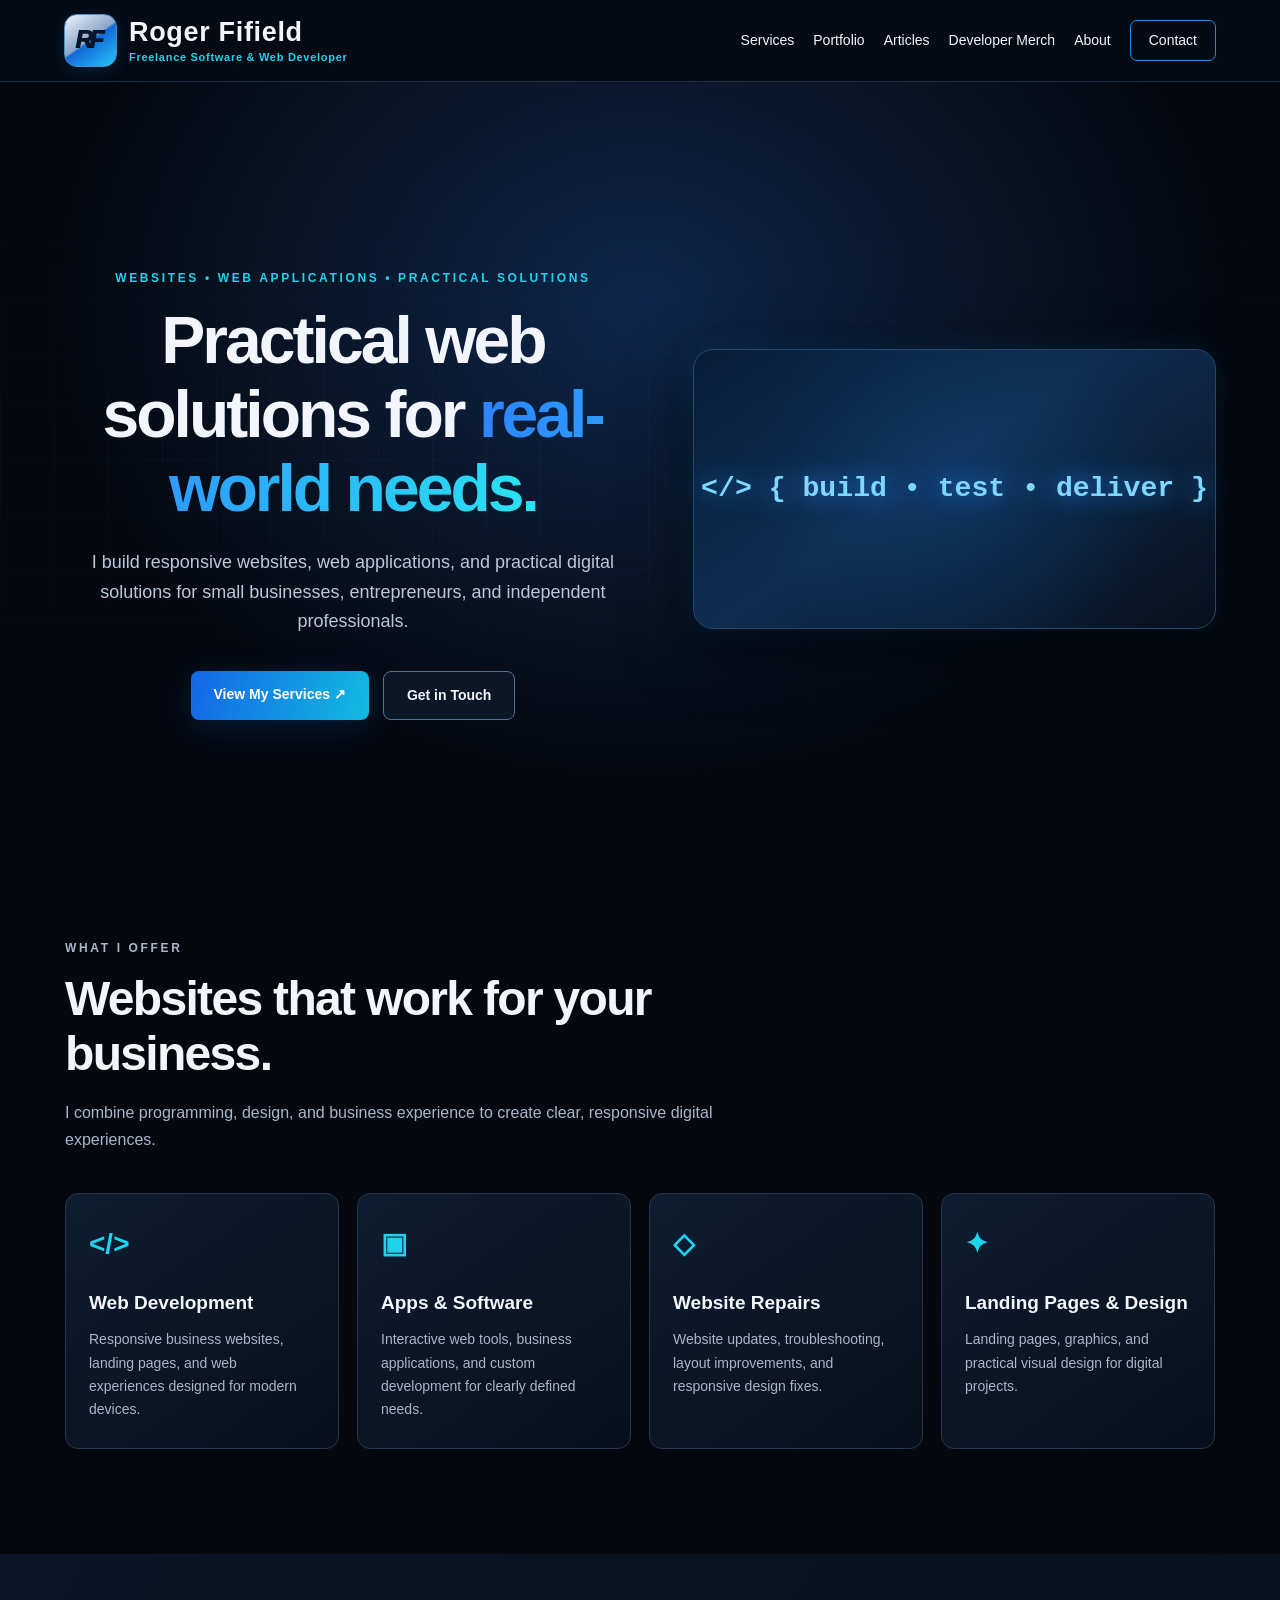
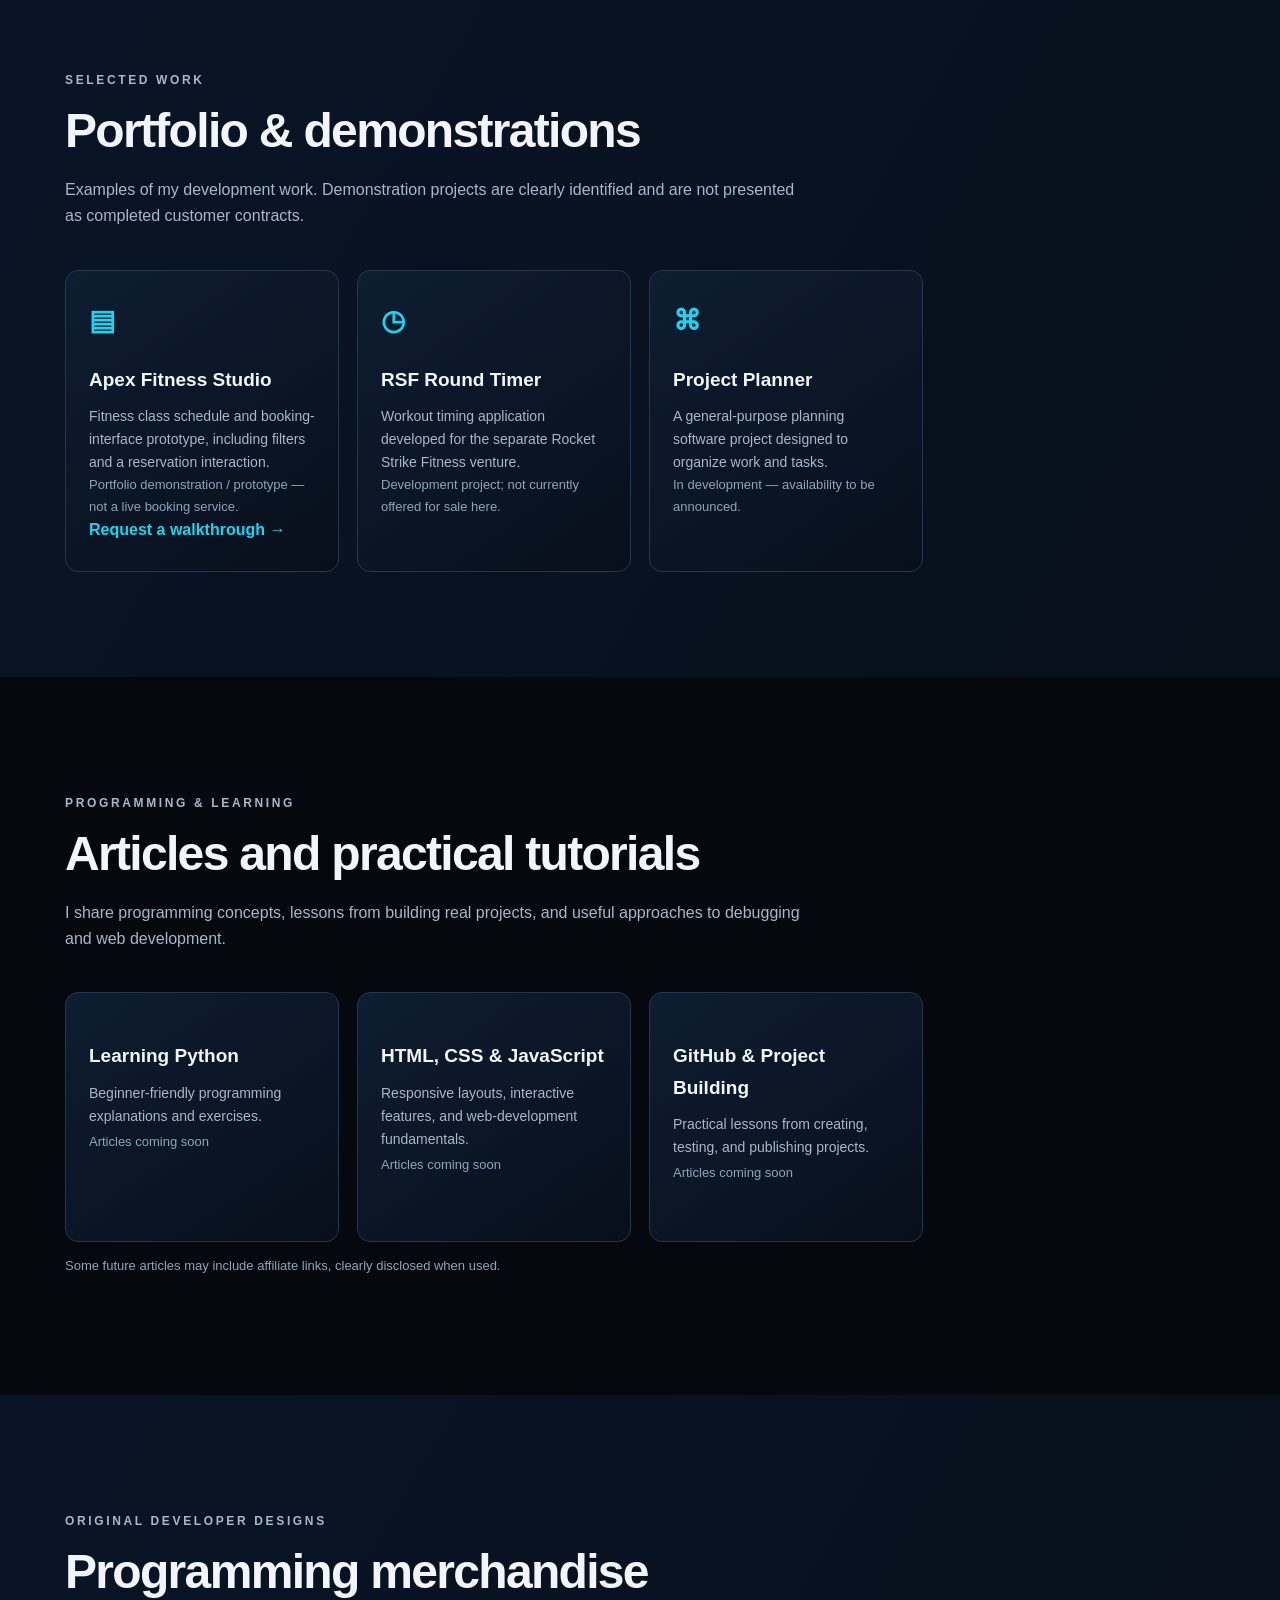
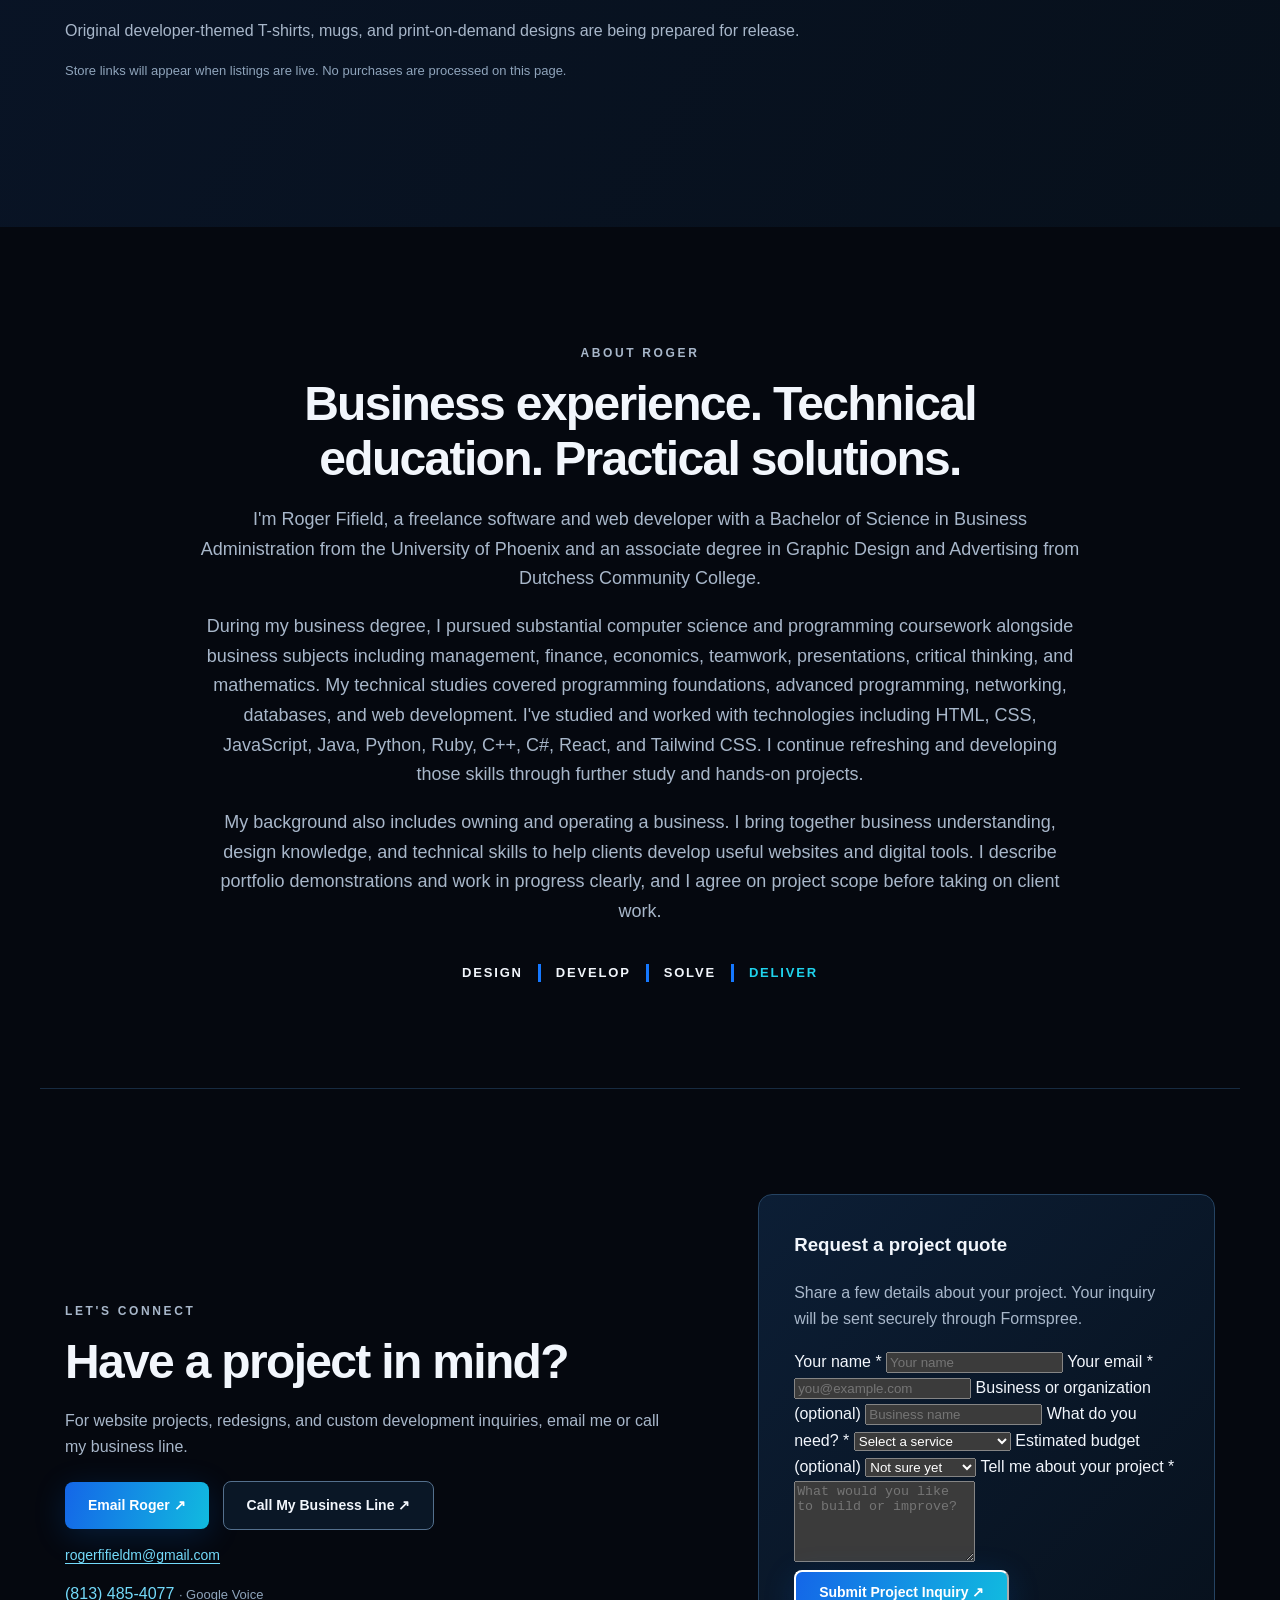
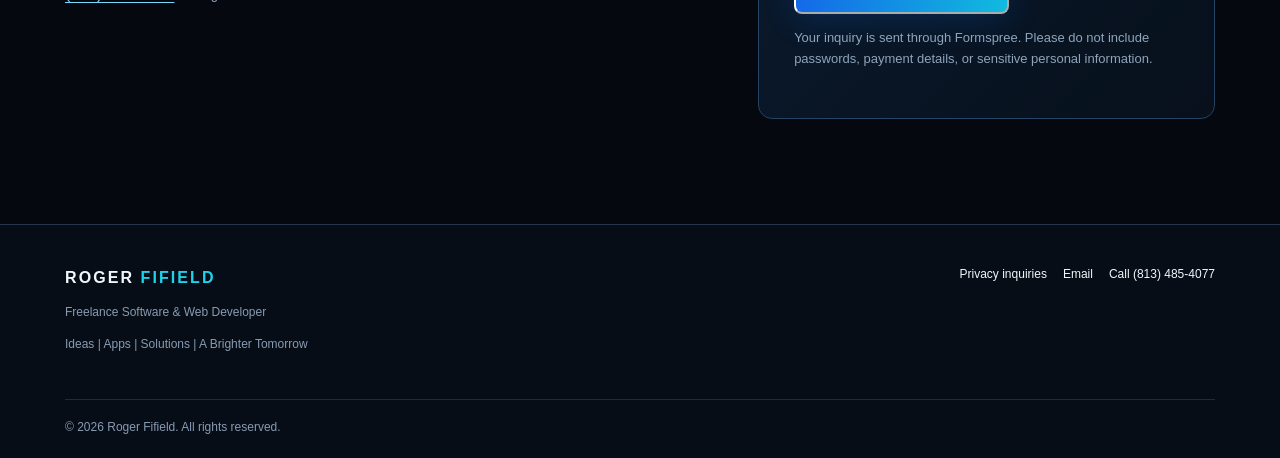
<file: index.html>
<!doctype html>
<html lang="en">
<head>
<meta charset="utf-8">
<meta name="viewport" content="width=device-width, initial-scale=1">
<meta name="theme-color" content="#05080f">
<meta name="description" content="Roger Fifield provides freelance website development, web applications, and digital design services.">
<title>Roger Fifield | Freelance Web Developer</title>
<link rel="stylesheet" href="styles.css">
</head>
<body>
<a class="skip" href="#main">Skip to content</a>

<header class="site-header">
<a class="brand freelance-brand" href="#home" aria-label="Roger Fifield home"><span class="brand-monogram" aria-hidden="true">RF</span><span class="brand-words"><span class="freelance-brand-name">Roger Fifield</span><span class="freelance-brand-role">Freelance Software &amp; Web Developer</span></span></a>

<button class="menu-toggle" aria-label="Toggle navigation" aria-expanded="false">☰</button>

<nav id="nav" aria-label="Main navigation">
<a href="#services">Services</a>
<a href="#portfolio">Portfolio</a>
<a href="#articles">Articles</a>
<a href="#merch">Developer Merch</a>
<a href="#about">About</a>
<a class="nav-contact" href="#contact">Contact</a>
</nav>
</header>

<main id="main">

<section id="home" class="hero">
<div class="glow"></div>
<div class="hero-inner">
<div class="hero-copy">
<p class="eyebrow">WEBSITES • WEB APPLICATIONS • PRACTICAL SOLUTIONS</p>
<h1>Practical web solutions for <span>real-world needs.</span></h1>
<p class="lead">I build responsive websites, web applications, and practical digital solutions for small businesses, entrepreneurs, and independent professionals.</p>
<div class="actions">
<a class="button primary" href="#services">View My Services <span aria-hidden="true">↗</span></a>
<a class="button secondary" href="#contact">Get in Touch</a>
</div>
</div>
<div class="hero-media" role="img" aria-label="Programming code on a computer screen"></div>
</div>
</section>

<section id="services" class="section">
<div class="section-heading">
<p class="eyebrow">WHAT I OFFER</p>
<h2>Websites that work for your business.</h2>
<p>I combine programming, design, and business experience to create clear, responsive digital experiences.</p>
</div>

<div class="cards">
<article class="card">
<span class="card-icon">&lt;/&gt;</span>
<h3>Web Development</h3>
<p>Responsive business websites, landing pages, and web experiences designed for modern devices.</p>
</article>

<article class="card">
<span class="card-icon">▣</span>
<h3>Apps & Software</h3>
<p>Interactive web tools, business applications, and custom development for clearly defined needs.</p>
</article>

<article class="card">
<span class="card-icon">◇</span>
<h3>Website Repairs</h3>
<p>Website updates, troubleshooting, layout improvements, and responsive design fixes.</p>
</article>

<article class="card">
<span class="card-icon">✦</span>
<h3>Landing Pages &amp; Design</h3>
<p>Landing pages, graphics, and practical visual design for digital projects.</p>
</article>
</div>
</section>

<section id="portfolio" class="section products">
<div class="section-heading"><p class="eyebrow">SELECTED WORK</p><h2>Portfolio &amp; demonstrations</h2><p>Examples of my development work. Demonstration projects are clearly identified and are not presented as completed customer contracts.</p></div>
<div class="cards">
<article class="card"><span class="card-icon">▤</span><h3>Apex Fitness Studio</h3><p>Fitness class schedule and booking-interface prototype, including filters and a reservation interaction.</p><p class="muted">Portfolio demonstration / prototype — not a live booking service.</p><a class="text-link" href="mailto:rogerfifieldm@gmail.com?subject=Apex%20Demo%20Request">Request a walkthrough →</a></article>
<article class="card"><span class="card-icon">◷</span><h3>RSF Round Timer</h3><p>Workout timing application developed for the separate Rocket Strike Fitness venture.</p><p class="muted">Development project; not currently offered for sale here.</p></article>
<article class="card"><span class="card-icon">⌘</span><h3>Project Planner</h3><p>A general-purpose planning software project designed to organize work and tasks.</p><p class="muted">In development — availability to be announced.</p></article>
</div></section>
<section id="articles" class="section"><div class="section-heading"><p class="eyebrow">PROGRAMMING &amp; LEARNING</p><h2>Articles and practical tutorials</h2><p>I share programming concepts, lessons from building real projects, and useful approaches to debugging and web development.</p></div>
<div class="cards"><article class="card"><h3>Learning Python</h3><p>Beginner-friendly programming explanations and exercises.</p><span class="muted">Articles coming soon</span></article><article class="card"><h3>HTML, CSS &amp; JavaScript</h3><p>Responsive layouts, interactive features, and web-development fundamentals.</p><span class="muted">Articles coming soon</span></article><article class="card"><h3>GitHub &amp; Project Building</h3><p>Practical lessons from creating, testing, and publishing projects.</p><span class="muted">Articles coming soon</span></article></div>
<p class="muted">Some future articles may include affiliate links, clearly disclosed when used.</p></section>
<section id="merch" class="section products"><div class="section-heading"><p class="eyebrow">ORIGINAL DEVELOPER DESIGNS</p><h2>Programming merchandise</h2><p>Original developer-themed T-shirts, mugs, and print-on-demand designs are being prepared for release.</p><p class="muted">Store links will appear when listings are live. No purchases are processed on this page.</p></div></section>
<section id="about" class="section about"><p class="eyebrow">ABOUT ROGER</p><h2>Business experience. Technical education. Practical solutions.</h2>
<p>I'm Roger Fifield, a freelance software and web developer with a Bachelor of Science in Business Administration from the University of Phoenix and an associate degree in Graphic Design and Advertising from Dutchess Community College.</p>
<p>During my business degree, I pursued substantial computer science and programming coursework alongside business subjects including management, finance, economics, teamwork, presentations, critical thinking, and mathematics. My technical studies covered programming foundations, advanced programming, networking, databases, and web development. I've studied and worked with technologies including HTML, CSS, JavaScript, Java, Python, Ruby, C++, C#, React, and Tailwind CSS. I continue refreshing and developing those skills through further study and hands-on projects.</p>
<p>My background also includes owning and operating a business. I bring together business understanding, design knowledge, and technical skills to help clients develop useful websites and digital tools. I describe portfolio demonstrations and work in progress clearly, and I agree on project scope before taking on client work.</p>
<div class="statement">DESIGN <i></i> DEVELOP <i></i> SOLVE <i></i> <strong>DELIVER</strong></div></section>
<section id="contact" class="section contact">
<div>
<p class="eyebrow">LET'S CONNECT</p>
<h2>Have a project in mind?</h2>
<p>For website projects, redesigns, and custom development inquiries, email me or call my business line.</p>
<div class="contact-actions">
<a class="button primary" href="mailto:rogerfifieldm@gmail.com?subject=Freelance%20Website%20Inquiry">Email Roger ↗</a>
<a class="button secondary" href="tel:+18134854077">Call My Business Line ↗</a>
</div>
<p class="email"><a href="mailto:rogerfifieldm@gmail.com">rogerfifieldm@gmail.com</a></p>
<p class="business-phone"><a href="tel:+18134854077">(813) 485-4077</a> <span class="muted">· Google Voice</span></p>
</div>

<div class="contact-panel">
<h3>Request a project quote</h3>
<p>Share a few details about your project. Your inquiry will be sent securely through Formspree.</p>
<form id="inquiry-form" class="inquiry-form" action="https://formspree.io/f/mwlbvray" method="POST">
<input type="hidden" name="_subject" value="New freelance project inquiry — Roger Fifield">
<label for="client-name">Your name <span aria-hidden="true">*</span></label>
<input id="client-name" name="name" autocomplete="name" required maxlength="100" placeholder="Your name">
<label for="client-email">Your email <span aria-hidden="true">*</span></label>
<input id="client-email" name="email" type="email" autocomplete="email" required maxlength="160" placeholder="you@example.com">
<label for="client-business">Business or organization (optional)</label>
<input id="client-business" name="business" maxlength="120" placeholder="Business name">
<label for="project-type">What do you need? <span aria-hidden="true">*</span></label>
<select id="project-type" name="type" required><option value="">Select a service</option><option>New website</option><option>Website redesign</option><option>Website fixes / support</option><option>Web application</option><option>Other / not sure</option></select>
<label for="project-budget">Estimated budget (optional)</label>
<select id="project-budget" name="budget"><option value="">Not sure yet</option><option>Under $500</option><option>$500–$1,000</option><option>$1,000–$2,500</option><option>$2,500+</option></select>
<label for="project-message">Tell me about your project <span aria-hidden="true">*</span></label>
<textarea id="project-message" name="message" required maxlength="3000" rows="5" placeholder="What would you like to build or improve?"></textarea>
<button class="button primary" type="submit">Submit Project Inquiry ↗</button>
<p class="muted form-note">Your inquiry is sent through Formspree. Please do not include passwords, payment details, or sensitive personal information.</p>
</form>
</div>
</section>

</main>

<footer>
<div class="footer-top">
<div>
<strong>ROGER <span>FIFIELD</span></strong>
<p>Freelance Software &amp; Web Developer</p>
<p>Ideas | Apps | Solutions | A Brighter Tomorrow</p>
</div>

<div class="footer-links">
<a href="mailto:rogerfifieldm@gmail.com?subject=Privacy%20Inquiry">Privacy inquiries</a>
<a href="mailto:rogerfifieldm@gmail.com">Email</a>
<a href="tel:+18134854077">Call (813) 485-4077</a>
</div>
</div>

<div class="copyright">© <span id="year">2026</span> Roger Fifield. All rights reserved. </div>
</footer>

<script>
const menu=document.querySelector('.menu-toggle');const nav=document.querySelector('#nav');
menu.addEventListener('click',()=>{const open=menu.getAttribute('aria-expanded')==='true';menu.setAttribute('aria-expanded',String(!open));nav.classList.toggle('open',!open)});
nav.querySelectorAll('a').forEach(a=>a.addEventListener('click',()=>{nav.classList.remove('open');menu.setAttribute('aria-expanded','false')}));
document.querySelector('#year').textContent=new Date().getFullYear();
</script>
</body>
</html>
</file>
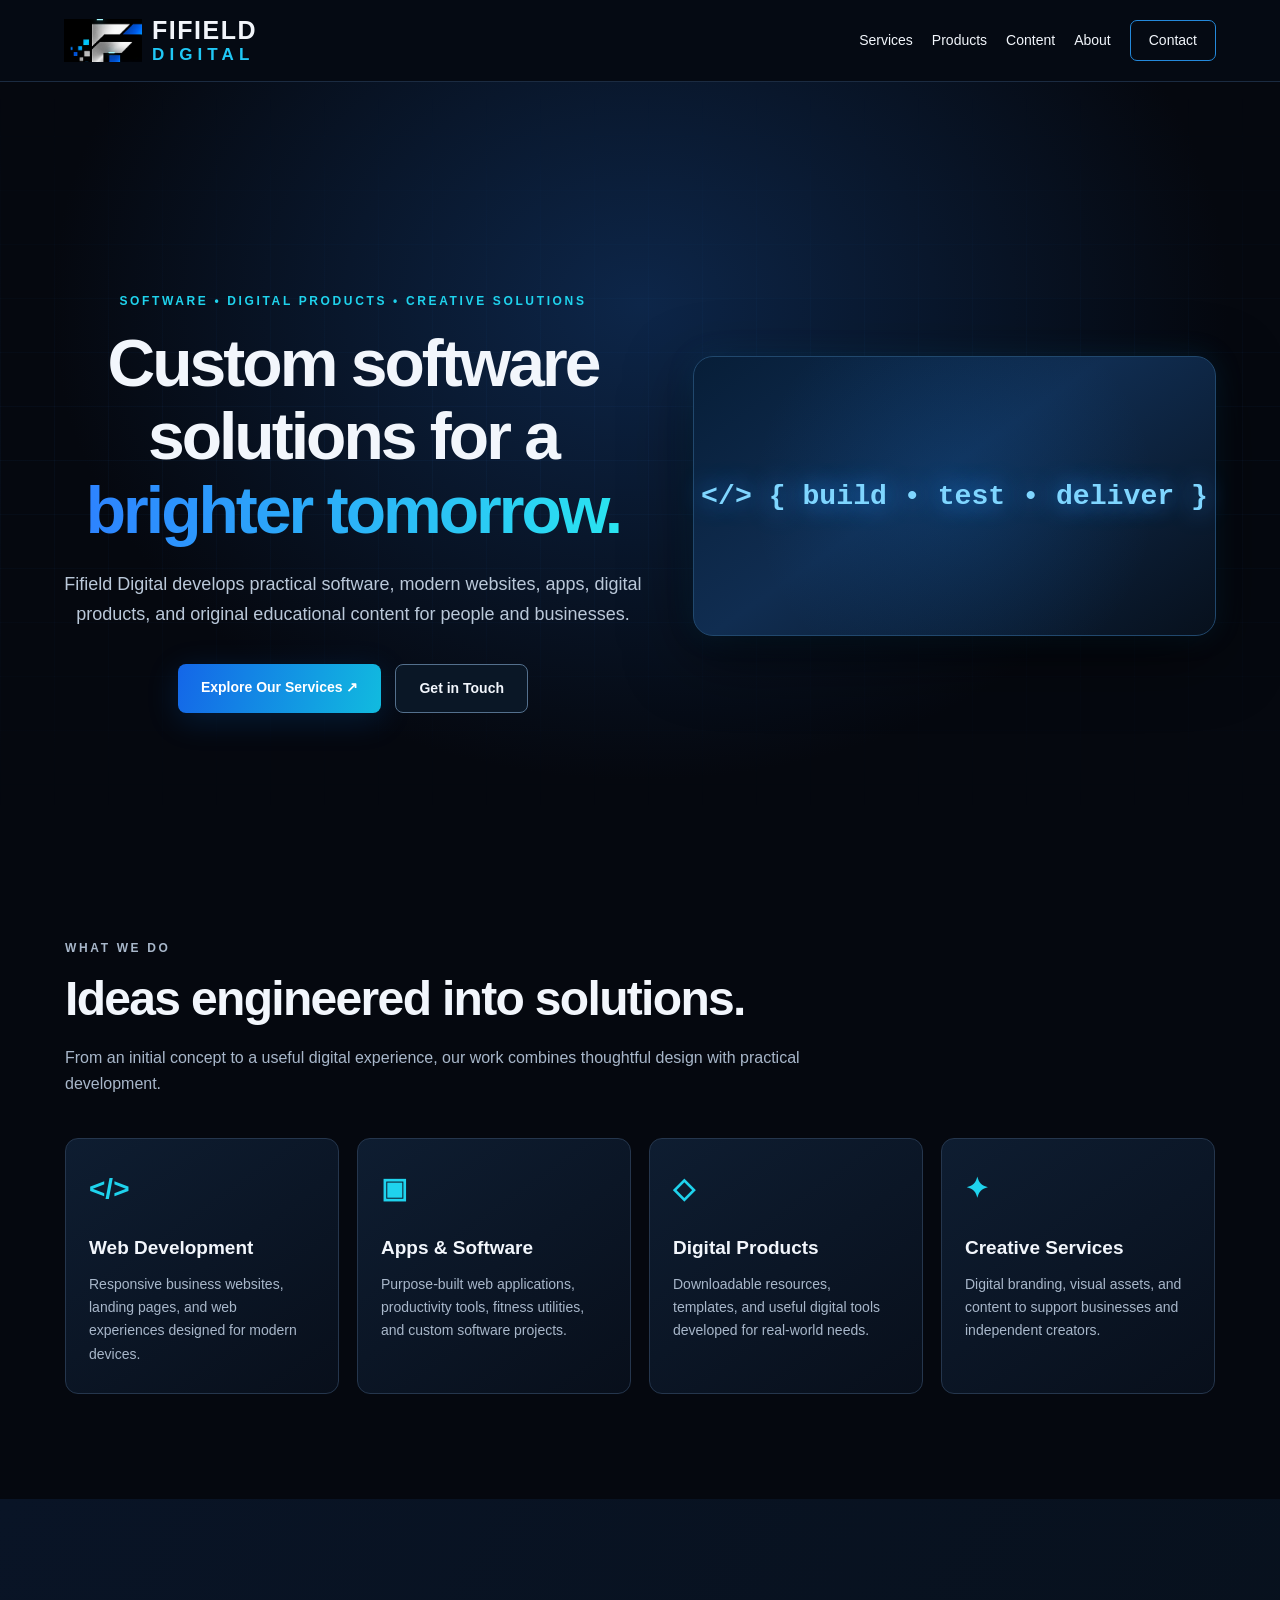
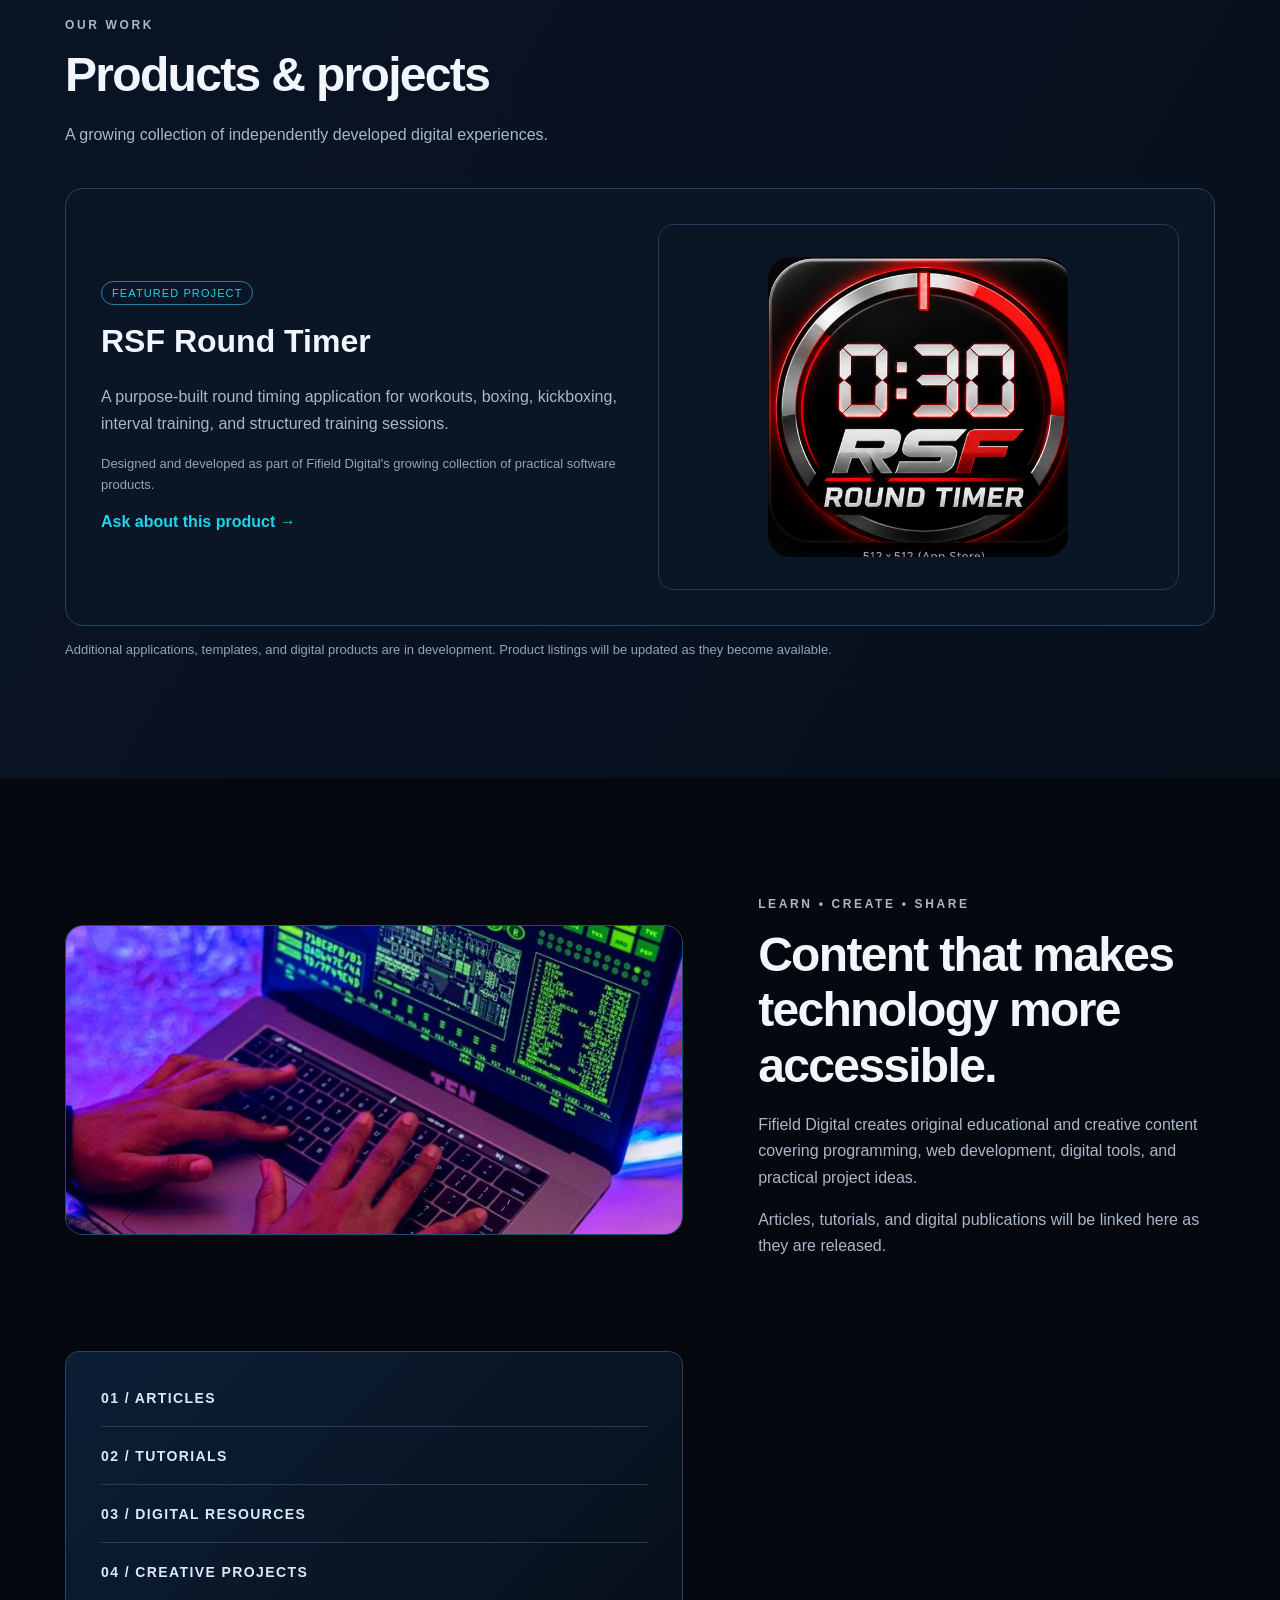
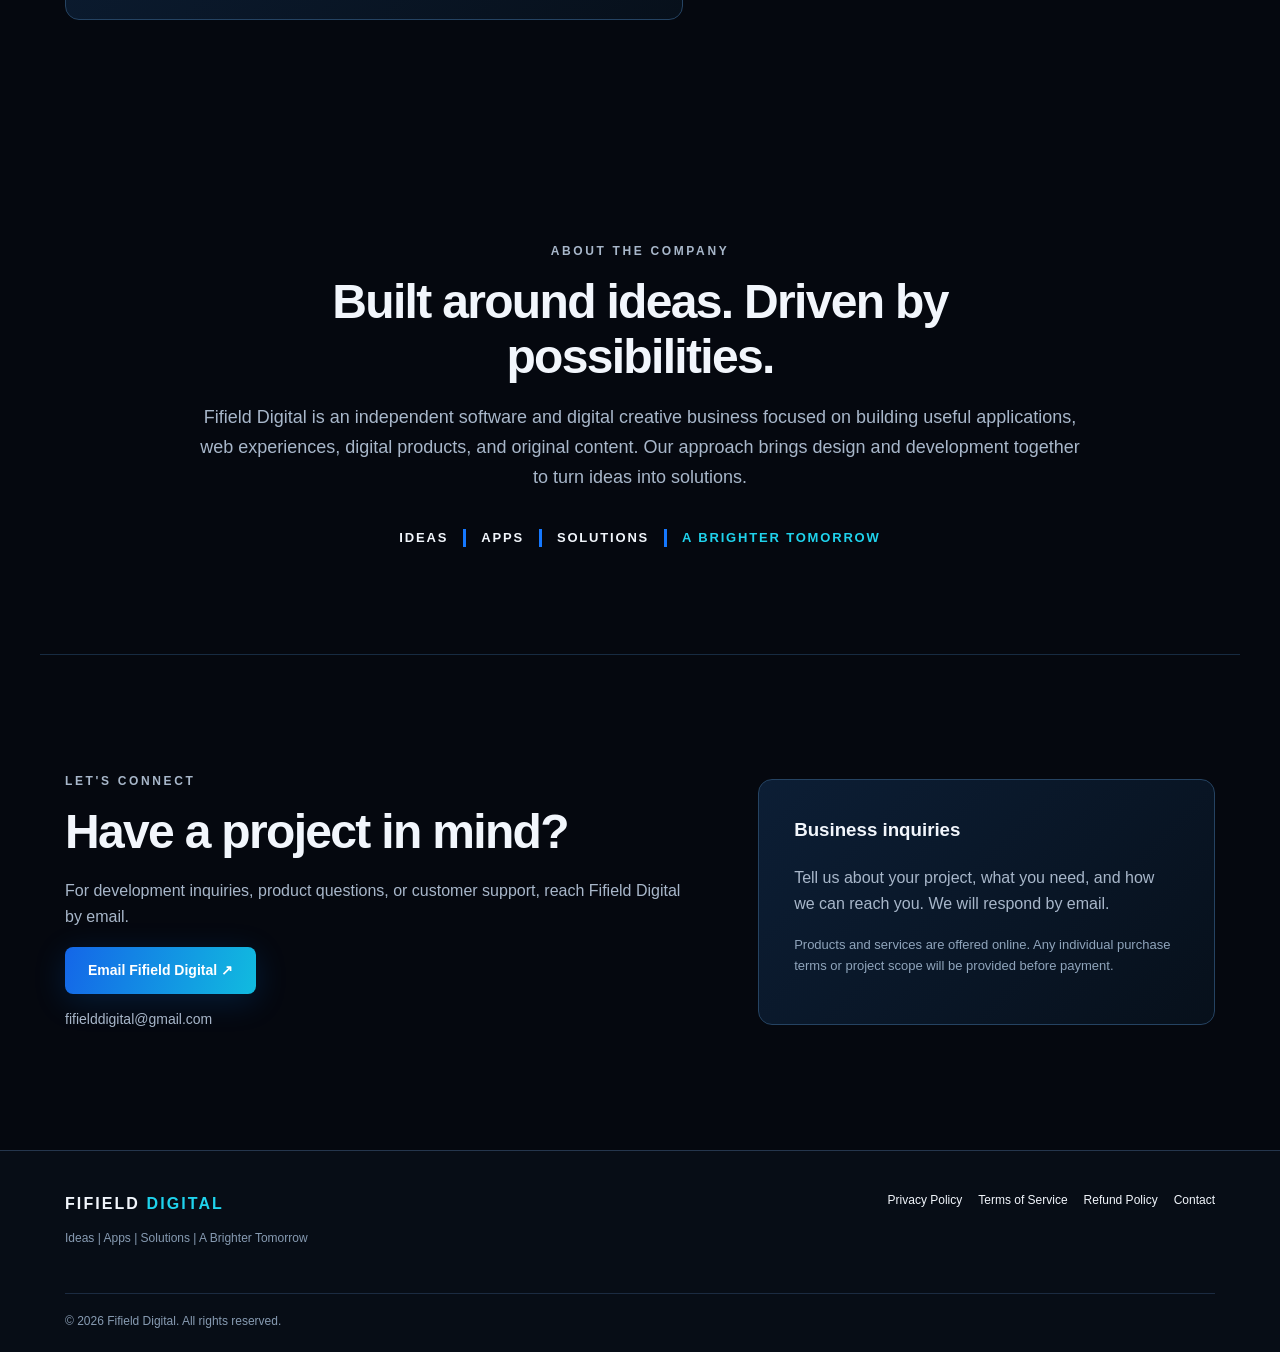
<file: index-5.html>
<!doctype html>
<html lang="en">
<head>
<meta charset="utf-8">
<meta name="viewport" content="width=device-width, initial-scale=1">
<meta name="theme-color" content="#05080f">
<meta name="description" content="Fifield Digital creates websites, web applications, digital products, and educational content. Ideas. Apps. Solutions. A Brighter Tomorrow.">
<title>Fifield Digital | Ideas • Apps • Solutions</title>
<link rel="stylesheet" href="styles.css">
</head>
<body>
<a class="skip" href="#main">Skip to content</a>

<header class="site-header">
<a class="brand" href="#home" aria-label="Fifield Digital home">
<span class="brand-symbol">
<img src="assets/fd-symbol.png" alt=""/>
<svg class="light-trace" viewBox="0 0 820 445" aria-hidden="true">
<path d="M350 7 H625 C850 7 850 438 625 438 H350 V284 H445 V353 H615 C720 353 720 91 615 91 H450 Z"/>
</svg>
</span>
<span class="brand-name"><strong>FIFIELD</strong><em>DIGITAL</em></span>
</a>

<button class="menu-toggle" aria-label="Toggle navigation" aria-expanded="false">☰</button>

<nav id="nav" aria-label="Main navigation">
<a href="#services">Services</a>
<a href="#products">Products</a>
<a href="#content">Content</a>
<a href="#about">About</a>
<a class="nav-contact" href="#contact">Contact</a>
</nav>
</header>

<main id="main">

<section id="home" class="hero">
<div class="glow"></div>
<div class="hero-inner">
<div class="hero-copy">
<p class="eyebrow">SOFTWARE • DIGITAL PRODUCTS • CREATIVE SOLUTIONS</p>
<h1>Custom software solutions for a <span>brighter tomorrow.</span></h1>
<p class="lead">Fifield Digital develops practical software, modern websites, apps, digital products, and original educational content for people and businesses.</p>
<div class="actions">
<a class="button primary" href="#services">Explore Our Services <span aria-hidden="true">↗</span></a>
<a class="button secondary" href="#contact">Get in Touch</a>
</div>
</div>
<div class="hero-media" role="img" aria-label="Programming code on a computer screen"></div>
</div>
</section>

<section id="services" class="section">
<div class="section-heading">
<p class="eyebrow">WHAT WE DO</p>
<h2>Ideas engineered into solutions.</h2>
<p>From an initial concept to a useful digital experience, our work combines thoughtful design with practical development.</p>
</div>

<div class="cards">
<article class="card">
<span class="card-icon">&lt;/&gt;</span>
<h3>Web Development</h3>
<p>Responsive business websites, landing pages, and web experiences designed for modern devices.</p>
</article>

<article class="card">
<span class="card-icon">▣</span>
<h3>Apps & Software</h3>
<p>Purpose-built web applications, productivity tools, fitness utilities, and custom software projects.</p>
</article>

<article class="card">
<span class="card-icon">◇</span>
<h3>Digital Products</h3>
<p>Downloadable resources, templates, and useful digital tools developed for real-world needs.</p>
</article>

<article class="card">
<span class="card-icon">✦</span>
<h3>Creative Services</h3>
<p>Digital branding, visual assets, and content to support businesses and independent creators.</p>
</article>
</div>
</section>

<section id="products" class="section products">
<div class="section-heading">
<p class="eyebrow">OUR WORK</p>
<h2>Products & projects</h2>
<p>A growing collection of independently developed digital experiences.</p>
</div>

<div class="feature">
<div>
<span class="pill">FEATURED PROJECT</span>
<h3>RSF Round Timer</h3>
<p>A purpose-built round timing application for workouts, boxing, kickboxing, interval training, and structured training sessions.</p>
<p class="muted">Designed and developed as part of Fifield Digital's growing collection of practical software products.</p>
<a class="text-link" href="#contact">Ask about this product →</a>
</div>

<div class="feature-visual rsf-product-visual">
<img src="assets/rsf-round-timer-icon.png" alt="RSF Round Timer application icon" loading="lazy">
</div>
</div>

<p class="product-note">Additional applications, templates, and digital products are in development. Product listings will be updated as they become available.</p>
</section>

<section id="content" class="section">
<div class="split">
<img class="section-photo" src="assets/creative.jpg" alt="Creative technology work on a laptop" loading="lazy">

<div>
<p class="eyebrow">LEARN • CREATE • SHARE</p>
<h2>Content that makes technology more accessible.</h2>
<p>Fifield Digital creates original educational and creative content covering programming, web development, digital tools, and practical project ideas.</p>
<p>Articles, tutorials, and digital publications will be linked here as they are released.</p>
</div>

<div class="content-panel">
<span>01 / ARTICLES</span>
<span>02 / TUTORIALS</span>
<span>03 / DIGITAL RESOURCES</span>
<span>04 / CREATIVE PROJECTS</span>
</div>
</div>
</section>

<section id="about" class="section about">
<p class="eyebrow">ABOUT THE COMPANY</p>
<h2>Built around ideas. Driven by possibilities.</h2>
<p>Fifield Digital is an independent software and digital creative business focused on building useful applications, web experiences, digital products, and original content. Our approach brings design and development together to turn ideas into solutions.</p>
<div class="statement">IDEAS <i></i> APPS <i></i> SOLUTIONS <i></i> <strong>A BRIGHTER TOMORROW</strong></div>
</section>

<section id="contact" class="section contact">
<div>
<p class="eyebrow">LET'S CONNECT</p>
<h2>Have a project in mind?</h2>
<p>For development inquiries, product questions, or customer support, reach Fifield Digital by email.</p>
<a class="button primary" href="mailto:fifielddigital@gmail.com?subject=Fifield%20Digital%20Inquiry">Email Fifield Digital ↗</a>
<p class="email">fifielddigital@gmail.com</p>
</div>

<div class="contact-panel">
<h3>Business inquiries</h3>
<p>Tell us about your project, what you need, and how we can reach you. We will respond by email.</p>
<p class="muted">Products and services are offered online. Any individual purchase terms or project scope will be provided before payment.</p>
</div>
</section>

</main>

<footer>
<div class="footer-top">
<div>
<strong>FIFIELD <span>DIGITAL</span></strong>
<p>Ideas | Apps | Solutions | A Brighter Tomorrow</p>
</div>

<div class="footer-links">
<a href="privacy.html">Privacy Policy</a>
<a href="terms.html">Terms of Service</a>
<a href="refunds.html">Refund Policy</a>
<a href="mailto:fifielddigital@gmail.com">Contact</a>
</div>
</div>

<div class="copyright">© <span id="year">2026</span> Fifield Digital. All rights reserved.</div>
</footer>

<script src="script.js"></script>
</body>
</html>
</file>
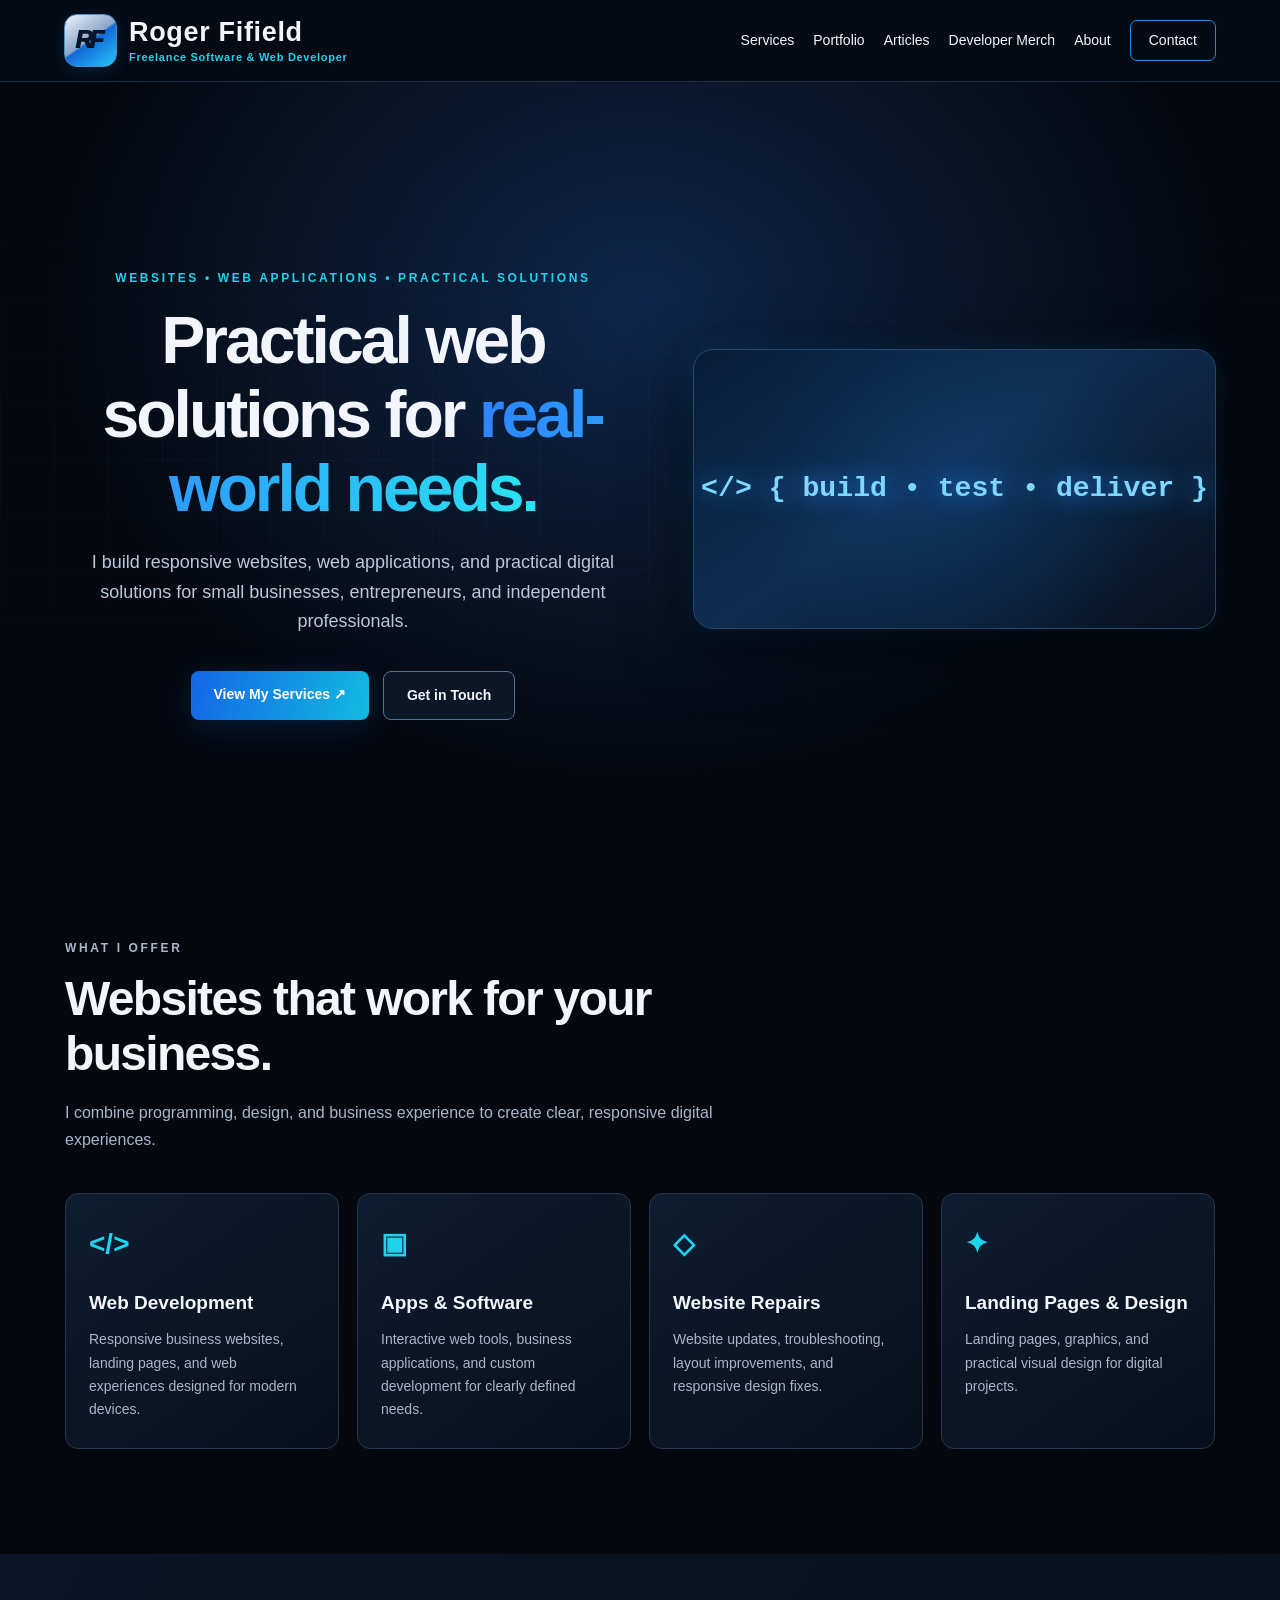
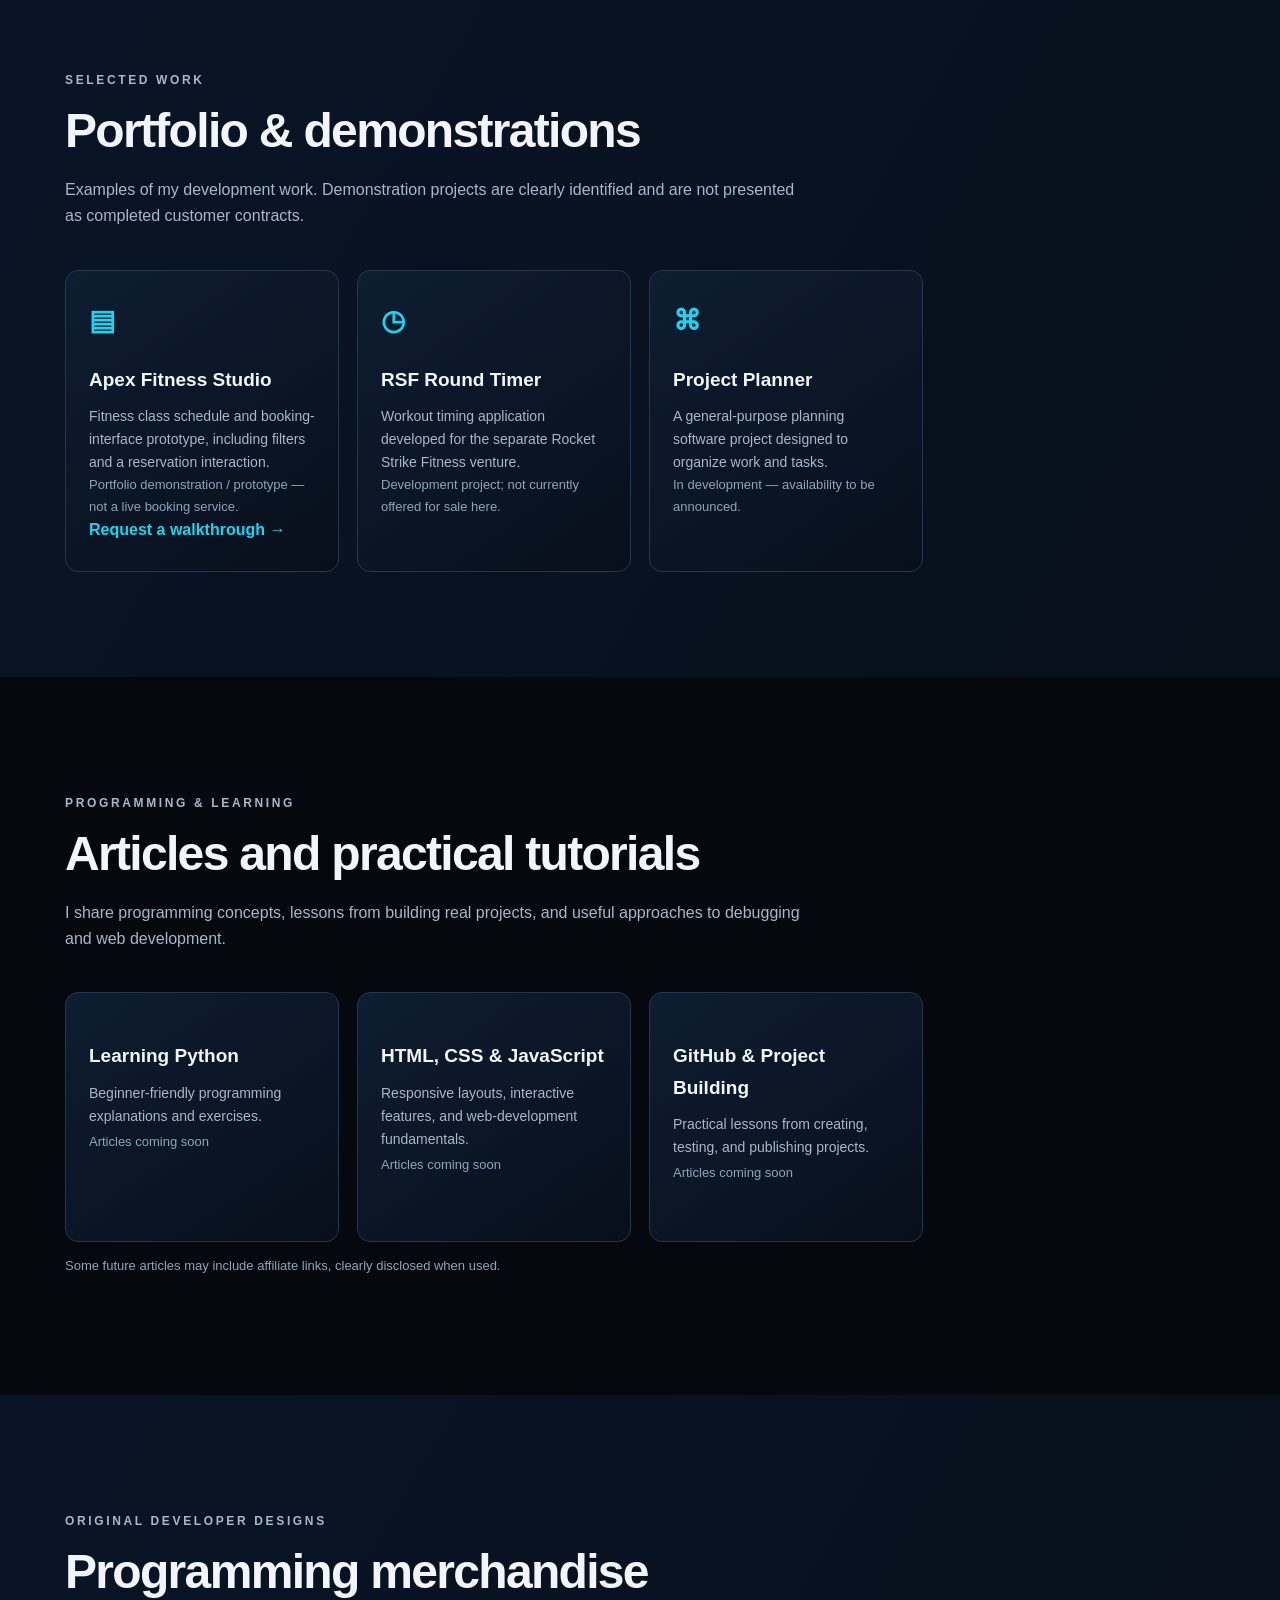
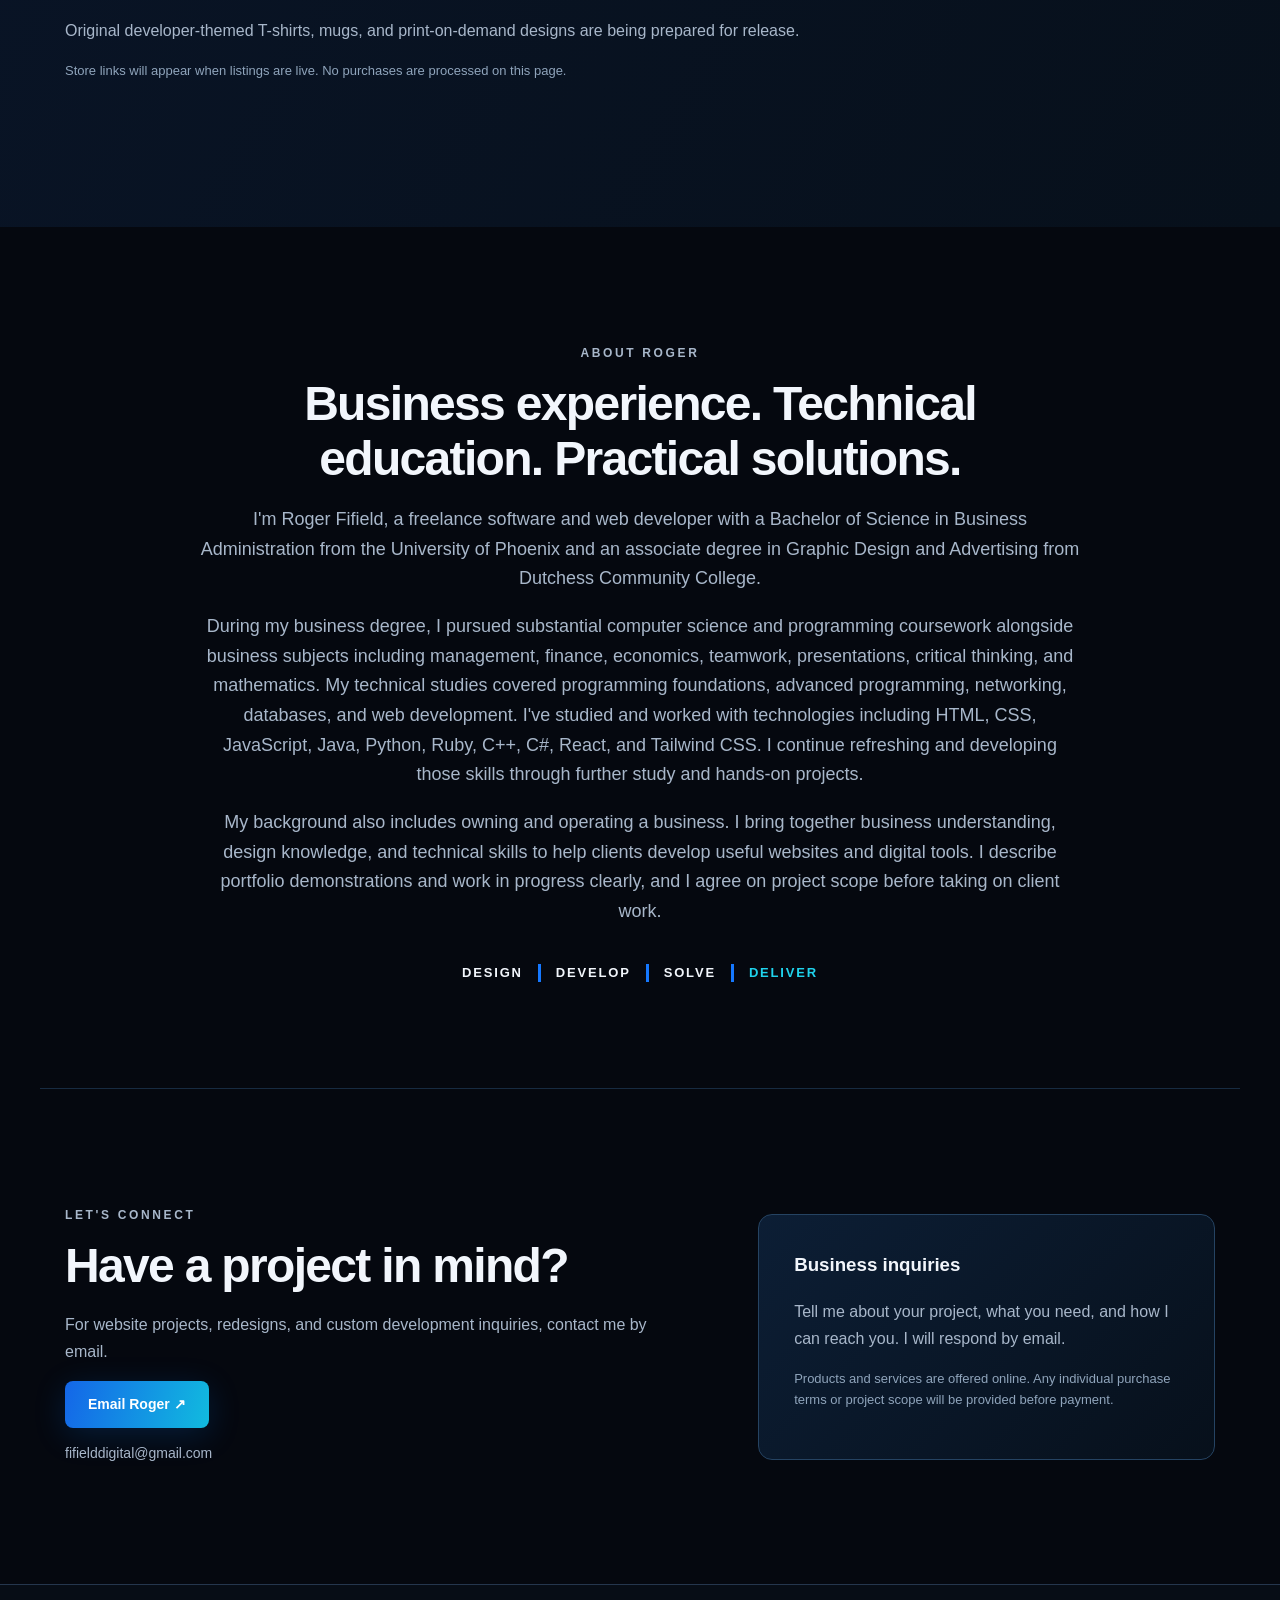
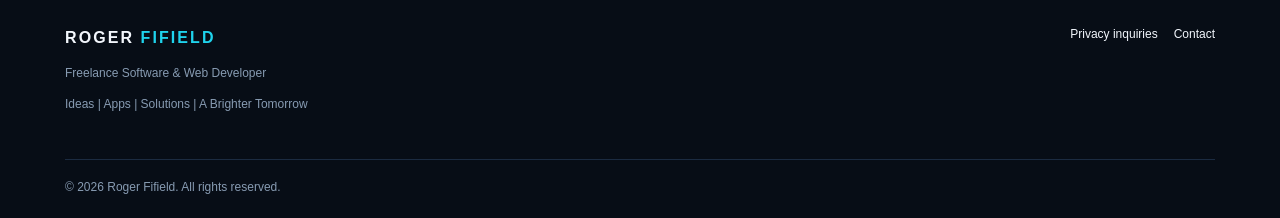
<file: index-6.html>
<!doctype html>
<html lang="en">
<head>
<meta charset="utf-8">
<meta name="viewport" content="width=device-width, initial-scale=1">
<meta name="theme-color" content="#05080f">
<meta name="description" content="Roger Fifield provides freelance website development, web applications, and digital design services.">
<title>Roger Fifield | Freelance Web Developer</title>
<link rel="stylesheet" href="styles.css">
</head>
<body>
<a class="skip" href="#main">Skip to content</a>

<header class="site-header">
<a class="brand freelance-brand" href="#home" aria-label="Roger Fifield home"><span class="brand-monogram" aria-hidden="true">RF</span><span class="brand-words"><span class="freelance-brand-name">Roger Fifield</span><span class="freelance-brand-role">Freelance Software &amp; Web Developer</span></span></a>

<button class="menu-toggle" aria-label="Toggle navigation" aria-expanded="false">☰</button>

<nav id="nav" aria-label="Main navigation">
<a href="#services">Services</a>
<a href="#portfolio">Portfolio</a>
<a href="#articles">Articles</a>
<a href="#merch">Developer Merch</a>
<a href="#about">About</a>
<a class="nav-contact" href="#contact">Contact</a>
</nav>
</header>

<main id="main">

<section id="home" class="hero">
<div class="glow"></div>
<div class="hero-inner">
<div class="hero-copy">
<p class="eyebrow">WEBSITES • WEB APPLICATIONS • PRACTICAL SOLUTIONS</p>
<h1>Practical web solutions for <span>real-world needs.</span></h1>
<p class="lead">I build responsive websites, web applications, and practical digital solutions for small businesses, entrepreneurs, and independent professionals.</p>
<div class="actions">
<a class="button primary" href="#services">View My Services <span aria-hidden="true">↗</span></a>
<a class="button secondary" href="#contact">Get in Touch</a>
</div>
</div>
<div class="hero-media" role="img" aria-label="Programming code on a computer screen"></div>
</div>
</section>

<section id="services" class="section">
<div class="section-heading">
<p class="eyebrow">WHAT I OFFER</p>
<h2>Websites that work for your business.</h2>
<p>I combine programming, design, and business experience to create clear, responsive digital experiences.</p>
</div>

<div class="cards">
<article class="card">
<span class="card-icon">&lt;/&gt;</span>
<h3>Web Development</h3>
<p>Responsive business websites, landing pages, and web experiences designed for modern devices.</p>
</article>

<article class="card">
<span class="card-icon">▣</span>
<h3>Apps & Software</h3>
<p>Interactive web tools, business applications, and custom development for clearly defined needs.</p>
</article>

<article class="card">
<span class="card-icon">◇</span>
<h3>Website Repairs</h3>
<p>Website updates, troubleshooting, layout improvements, and responsive design fixes.</p>
</article>

<article class="card">
<span class="card-icon">✦</span>
<h3>Landing Pages &amp; Design</h3>
<p>Landing pages, graphics, and practical visual design for digital projects.</p>
</article>
</div>
</section>

<section id="portfolio" class="section products">
<div class="section-heading"><p class="eyebrow">SELECTED WORK</p><h2>Portfolio &amp; demonstrations</h2><p>Examples of my development work. Demonstration projects are clearly identified and are not presented as completed customer contracts.</p></div>
<div class="cards">
<article class="card"><span class="card-icon">▤</span><h3>Apex Fitness Studio</h3><p>Fitness class schedule and booking-interface prototype, including filters and a reservation interaction.</p><p class="muted">Portfolio demonstration / prototype — not a live booking service.</p><a class="text-link" href="mailto:fifielddigital@gmail.com?subject=Apex%20Demo%20Request">Request a walkthrough →</a></article>
<article class="card"><span class="card-icon">◷</span><h3>RSF Round Timer</h3><p>Workout timing application developed for the separate Rocket Strike Fitness venture.</p><p class="muted">Development project; not currently offered for sale here.</p></article>
<article class="card"><span class="card-icon">⌘</span><h3>Project Planner</h3><p>A general-purpose planning software project designed to organize work and tasks.</p><p class="muted">In development — availability to be announced.</p></article>
</div></section>
<section id="articles" class="section"><div class="section-heading"><p class="eyebrow">PROGRAMMING &amp; LEARNING</p><h2>Articles and practical tutorials</h2><p>I share programming concepts, lessons from building real projects, and useful approaches to debugging and web development.</p></div>
<div class="cards"><article class="card"><h3>Learning Python</h3><p>Beginner-friendly programming explanations and exercises.</p><span class="muted">Articles coming soon</span></article><article class="card"><h3>HTML, CSS &amp; JavaScript</h3><p>Responsive layouts, interactive features, and web-development fundamentals.</p><span class="muted">Articles coming soon</span></article><article class="card"><h3>GitHub &amp; Project Building</h3><p>Practical lessons from creating, testing, and publishing projects.</p><span class="muted">Articles coming soon</span></article></div>
<p class="muted">Some future articles may include affiliate links, clearly disclosed when used.</p></section>
<section id="merch" class="section products"><div class="section-heading"><p class="eyebrow">ORIGINAL DEVELOPER DESIGNS</p><h2>Programming merchandise</h2><p>Original developer-themed T-shirts, mugs, and print-on-demand designs are being prepared for release.</p><p class="muted">Store links will appear when listings are live. No purchases are processed on this page.</p></div></section>
<section id="about" class="section about"><p class="eyebrow">ABOUT ROGER</p><h2>Business experience. Technical education. Practical solutions.</h2>
<p>I'm Roger Fifield, a freelance software and web developer with a Bachelor of Science in Business Administration from the University of Phoenix and an associate degree in Graphic Design and Advertising from Dutchess Community College.</p>
<p>During my business degree, I pursued substantial computer science and programming coursework alongside business subjects including management, finance, economics, teamwork, presentations, critical thinking, and mathematics. My technical studies covered programming foundations, advanced programming, networking, databases, and web development. I've studied and worked with technologies including HTML, CSS, JavaScript, Java, Python, Ruby, C++, C#, React, and Tailwind CSS. I continue refreshing and developing those skills through further study and hands-on projects.</p>
<p>My background also includes owning and operating a business. I bring together business understanding, design knowledge, and technical skills to help clients develop useful websites and digital tools. I describe portfolio demonstrations and work in progress clearly, and I agree on project scope before taking on client work.</p>
<div class="statement">DESIGN <i></i> DEVELOP <i></i> SOLVE <i></i> <strong>DELIVER</strong></div></section>
<section id="contact" class="section contact">
<div>
<p class="eyebrow">LET'S CONNECT</p>
<h2>Have a project in mind?</h2>
<p>For website projects, redesigns, and custom development inquiries, contact me by email.</p>
<a class="button primary" href="mailto:fifielddigital@gmail.com?subject=Freelance%20Website%20Inquiry">Email Roger ↗</a>
<p class="email">fifielddigital@gmail.com</p>
</div>

<div class="contact-panel">
<h3>Business inquiries</h3>
<p>Tell me about your project, what you need, and how I can reach you. I will respond by email.</p>
<p class="muted">Products and services are offered online. Any individual purchase terms or project scope will be provided before payment.</p>
</div>
</section>

</main>

<footer>
<div class="footer-top">
<div>
<strong>ROGER <span>FIFIELD</span></strong>
<p>Freelance Software &amp; Web Developer</p>
<p>Ideas | Apps | Solutions | A Brighter Tomorrow</p>
</div>

<div class="footer-links">
<a href="mailto:fifielddigital@gmail.com?subject=Privacy%20Inquiry">Privacy inquiries</a>
<a href="mailto:fifielddigital@gmail.com">Contact</a>
</div>
</div>

<div class="copyright">© <span id="year">2026</span> Roger Fifield. All rights reserved. </div>
</footer>

<script>
const menu=document.querySelector('.menu-toggle');const nav=document.querySelector('#nav');
menu.addEventListener('click',()=>{const open=menu.getAttribute('aria-expanded')==='true';menu.setAttribute('aria-expanded',String(!open));nav.classList.toggle('open',!open)});
nav.querySelectorAll('a').forEach(a=>a.addEventListener('click',()=>{nav.classList.remove('open');menu.setAttribute('aria-expanded','false')}));
document.querySelector('#year').textContent=new Date().getFullYear();
</script>
</body>
</html>
</file>
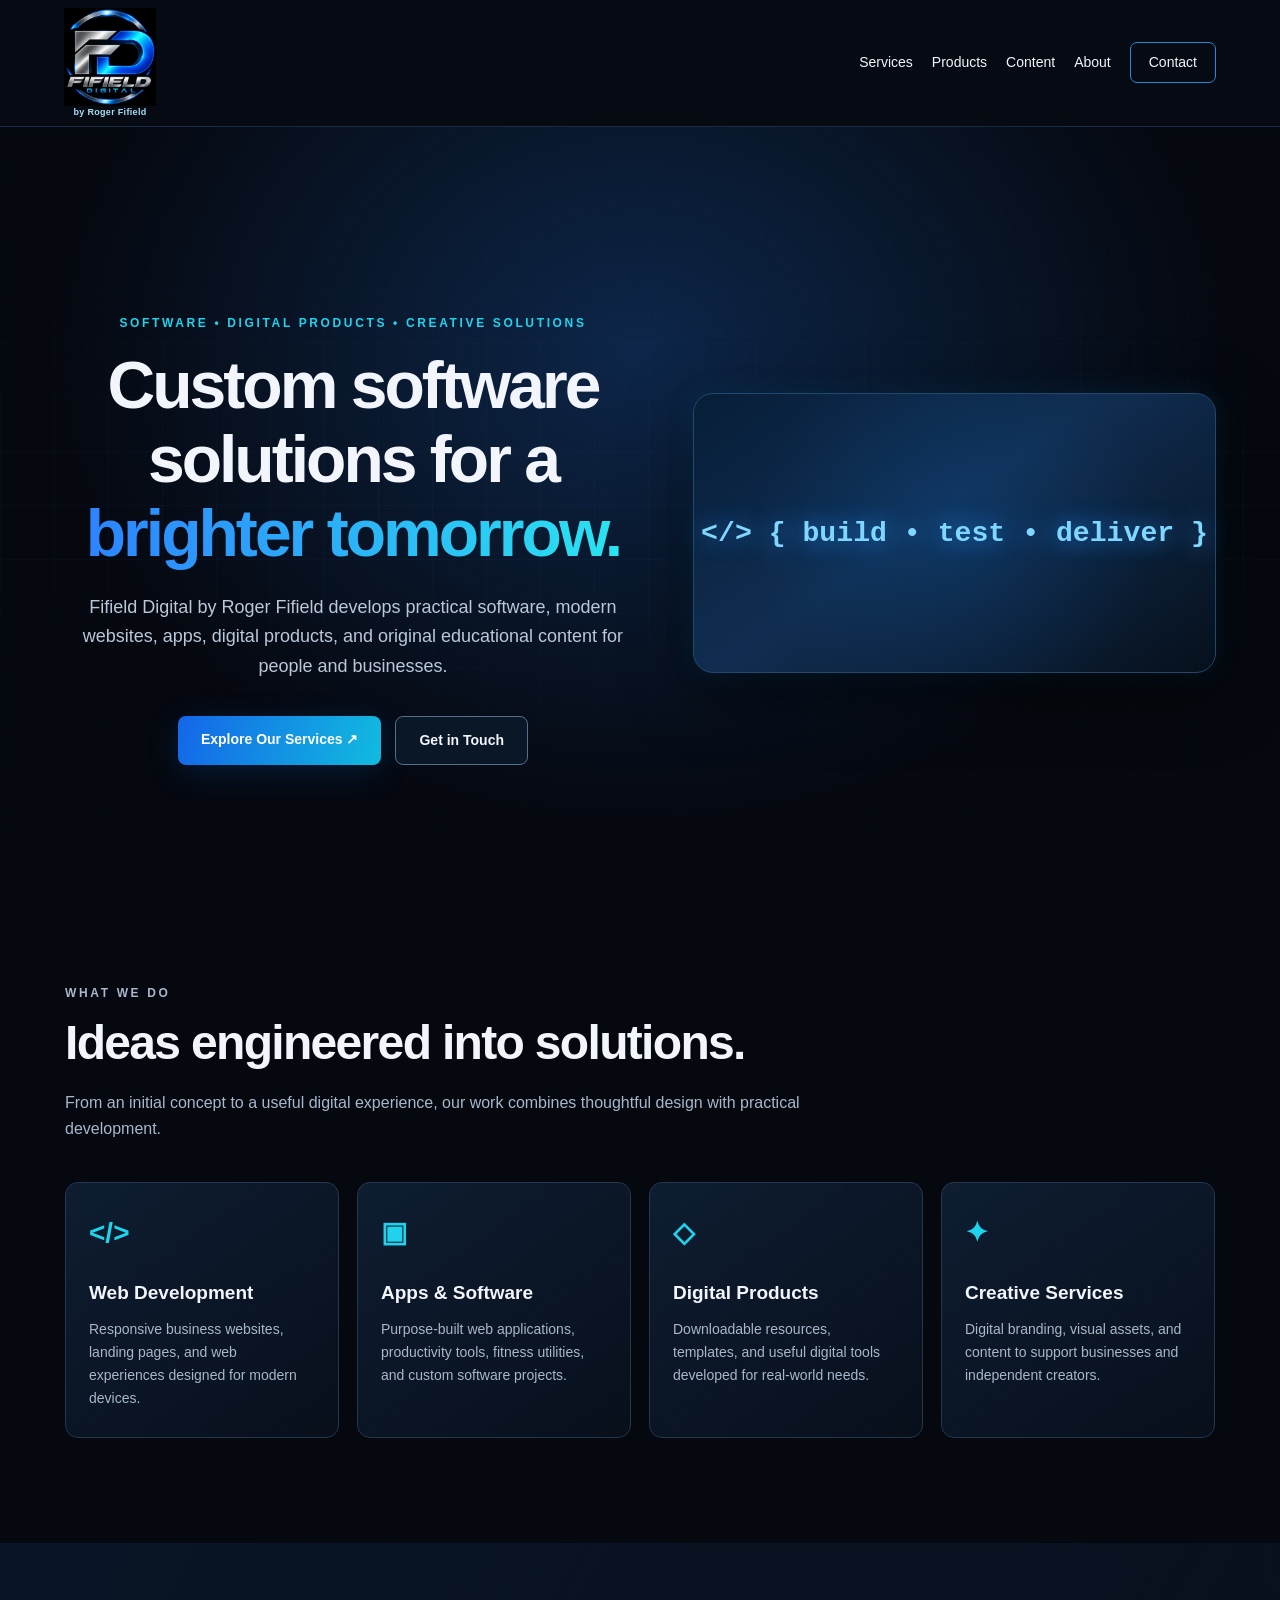
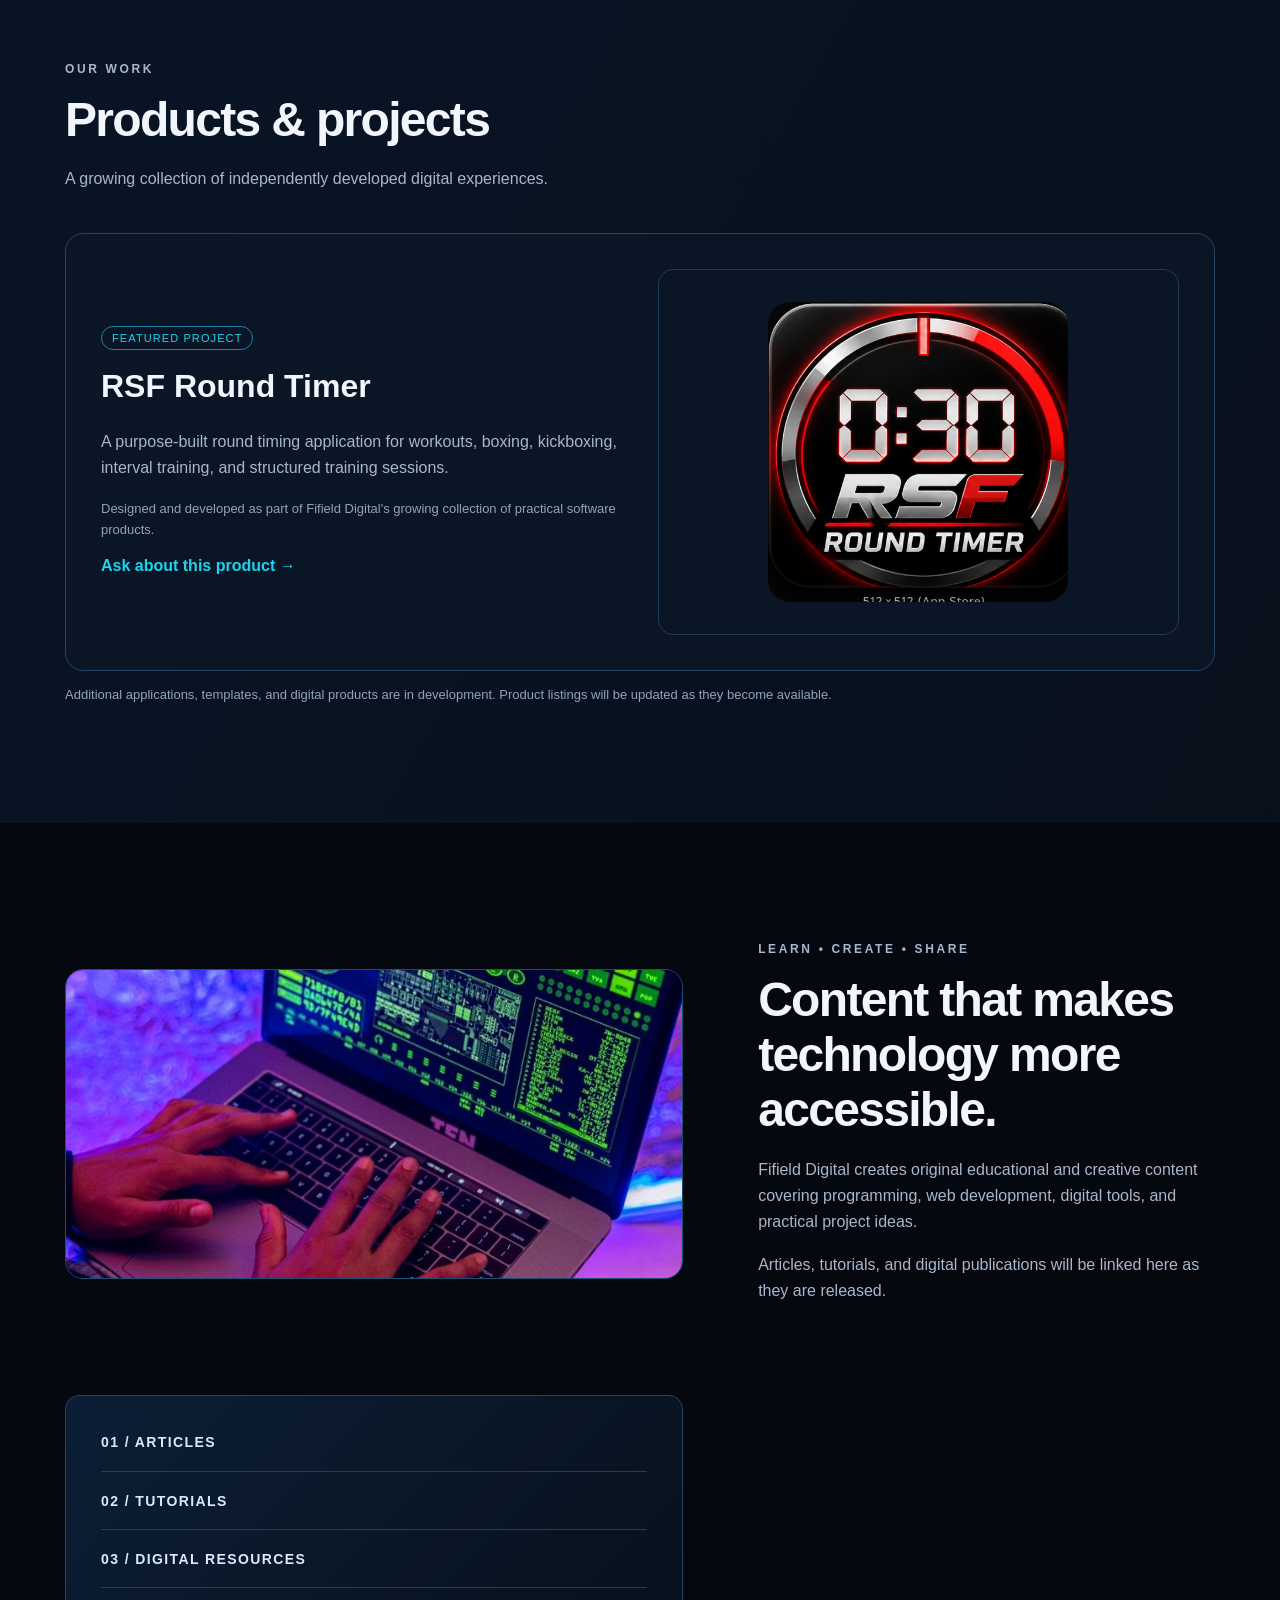
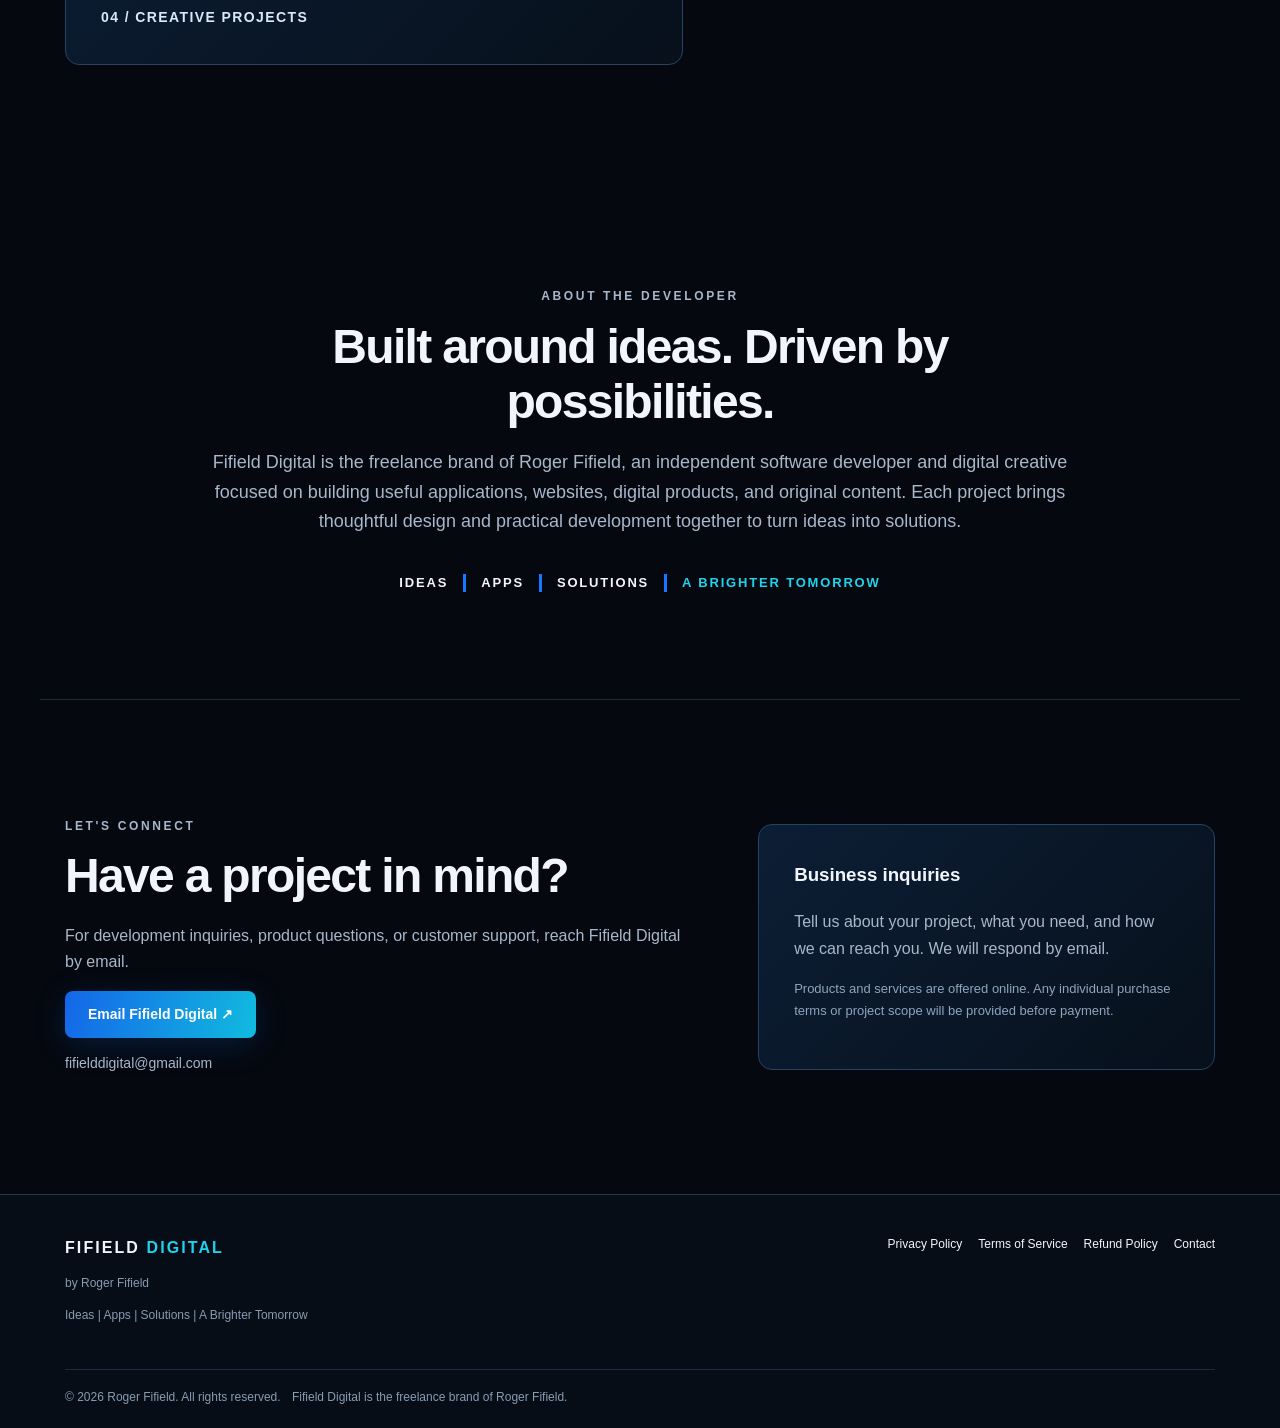
<file: index-compact-header.html>
<!doctype html>
<html lang="en">
<head>
<meta charset="utf-8">
<meta name="viewport" content="width=device-width, initial-scale=1">
<meta name="theme-color" content="#05080f">
<meta name="description" content="Fifield Digital creates websites, web applications, digital products, and educational content. Ideas. Apps. Solutions. A Brighter Tomorrow.">
<title>Fifield Digital | Ideas • Apps • Solutions</title>
<link rel="stylesheet" href="styles.css">
</head>
<body>
<a class="skip" href="#main">Skip to content</a>

<header class="site-header">
<a class="brand brand-final" href="#home" aria-label="Fifield Digital home"><span class="brand-identity"><img class="final-brand-logo" src="assets/fifield-digital-final-logo.png" alt="Fifield Digital" /><span class="brand-byline">by Roger Fifield</span></span></a>

<button class="menu-toggle" aria-label="Toggle navigation" aria-expanded="false">☰</button>

<nav id="nav" aria-label="Main navigation">
<a href="#services">Services</a>
<a href="#products">Products</a>
<a href="#content">Content</a>
<a href="#about">About</a>
<a class="nav-contact" href="#contact">Contact</a>
</nav>
</header>

<main id="main">

<section id="home" class="hero">
<div class="glow"></div>
<div class="hero-inner">
<div class="hero-copy">
<p class="eyebrow">SOFTWARE • DIGITAL PRODUCTS • CREATIVE SOLUTIONS</p>
<h1>Custom software solutions for a <span>brighter tomorrow.</span></h1>
<p class="lead">Fifield Digital by Roger Fifield develops practical software, modern websites, apps, digital products, and original educational content for people and businesses.</p>
<div class="actions">
<a class="button primary" href="#services">Explore Our Services <span aria-hidden="true">↗</span></a>
<a class="button secondary" href="#contact">Get in Touch</a>
</div>
</div>
<div class="hero-media" role="img" aria-label="Programming code on a computer screen"></div>
</div>
</section>

<section id="services" class="section">
<div class="section-heading">
<p class="eyebrow">WHAT WE DO</p>
<h2>Ideas engineered into solutions.</h2>
<p>From an initial concept to a useful digital experience, our work combines thoughtful design with practical development.</p>
</div>

<div class="cards">
<article class="card">
<span class="card-icon">&lt;/&gt;</span>
<h3>Web Development</h3>
<p>Responsive business websites, landing pages, and web experiences designed for modern devices.</p>
</article>

<article class="card">
<span class="card-icon">▣</span>
<h3>Apps & Software</h3>
<p>Purpose-built web applications, productivity tools, fitness utilities, and custom software projects.</p>
</article>

<article class="card">
<span class="card-icon">◇</span>
<h3>Digital Products</h3>
<p>Downloadable resources, templates, and useful digital tools developed for real-world needs.</p>
</article>

<article class="card">
<span class="card-icon">✦</span>
<h3>Creative Services</h3>
<p>Digital branding, visual assets, and content to support businesses and independent creators.</p>
</article>
</div>
</section>

<section id="products" class="section products">
<div class="section-heading">
<p class="eyebrow">OUR WORK</p>
<h2>Products & projects</h2>
<p>A growing collection of independently developed digital experiences.</p>
</div>

<div class="feature">
<div>
<span class="pill">FEATURED PROJECT</span>
<h3>RSF Round Timer</h3>
<p>A purpose-built round timing application for workouts, boxing, kickboxing, interval training, and structured training sessions.</p>
<p class="muted">Designed and developed as part of Fifield Digital's growing collection of practical software products.</p>
<a class="text-link" href="#contact">Ask about this product →</a>
</div>

<div class="feature-visual rsf-product-visual">
<img src="assets/rsf-round-timer-icon.png" alt="RSF Round Timer application icon" loading="lazy">
</div>
</div>

<p class="product-note">Additional applications, templates, and digital products are in development. Product listings will be updated as they become available.</p>
</section>

<section id="content" class="section">
<div class="split">
<img class="section-photo" src="assets/creative.jpg" alt="Creative technology work on a laptop" loading="lazy">

<div>
<p class="eyebrow">LEARN • CREATE • SHARE</p>
<h2>Content that makes technology more accessible.</h2>
<p>Fifield Digital creates original educational and creative content covering programming, web development, digital tools, and practical project ideas.</p>
<p>Articles, tutorials, and digital publications will be linked here as they are released.</p>
</div>

<div class="content-panel">
<span>01 / ARTICLES</span>
<span>02 / TUTORIALS</span>
<span>03 / DIGITAL RESOURCES</span>
<span>04 / CREATIVE PROJECTS</span>
</div>
</div>
</section>

<section id="about" class="section about">
<p class="eyebrow">ABOUT THE DEVELOPER</p>
<h2>Built around ideas. Driven by possibilities.</h2>
<p>Fifield Digital is the freelance brand of Roger Fifield, an independent software developer and digital creative focused on building useful applications, websites, digital products, and original content. Each project brings thoughtful design and practical development together to turn ideas into solutions.</p>
<div class="statement">IDEAS <i></i> APPS <i></i> SOLUTIONS <i></i> <strong>A BRIGHTER TOMORROW</strong></div>
</section>

<section id="contact" class="section contact">
<div>
<p class="eyebrow">LET'S CONNECT</p>
<h2>Have a project in mind?</h2>
<p>For development inquiries, product questions, or customer support, reach Fifield Digital by email.</p>
<a class="button primary" href="mailto:fifielddigital@gmail.com?subject=Fifield%20Digital%20Inquiry">Email Fifield Digital ↗</a>
<p class="email">fifielddigital@gmail.com</p>
</div>

<div class="contact-panel">
<h3>Business inquiries</h3>
<p>Tell us about your project, what you need, and how we can reach you. We will respond by email.</p>
<p class="muted">Products and services are offered online. Any individual purchase terms or project scope will be provided before payment.</p>
</div>
</section>

</main>

<footer>
<div class="footer-top">
<div>
<strong>FIFIELD <span>DIGITAL</span></strong>
<p>by Roger Fifield</p>
<p>Ideas | Apps | Solutions | A Brighter Tomorrow</p>
</div>

<div class="footer-links">
<a href="privacy.html">Privacy Policy</a>
<a href="terms.html">Terms of Service</a>
<a href="refunds.html">Refund Policy</a>
<a href="mailto:fifielddigital@gmail.com">Contact</a>
</div>
</div>

<div class="copyright">© <span id="year">2026</span> Roger Fifield. All rights reserved. <span class="footer-disclosure">Fifield Digital is the freelance brand of Roger Fifield.</span></div>
</footer>

<script src="script.js"></script>
</body>
</html>
</file>
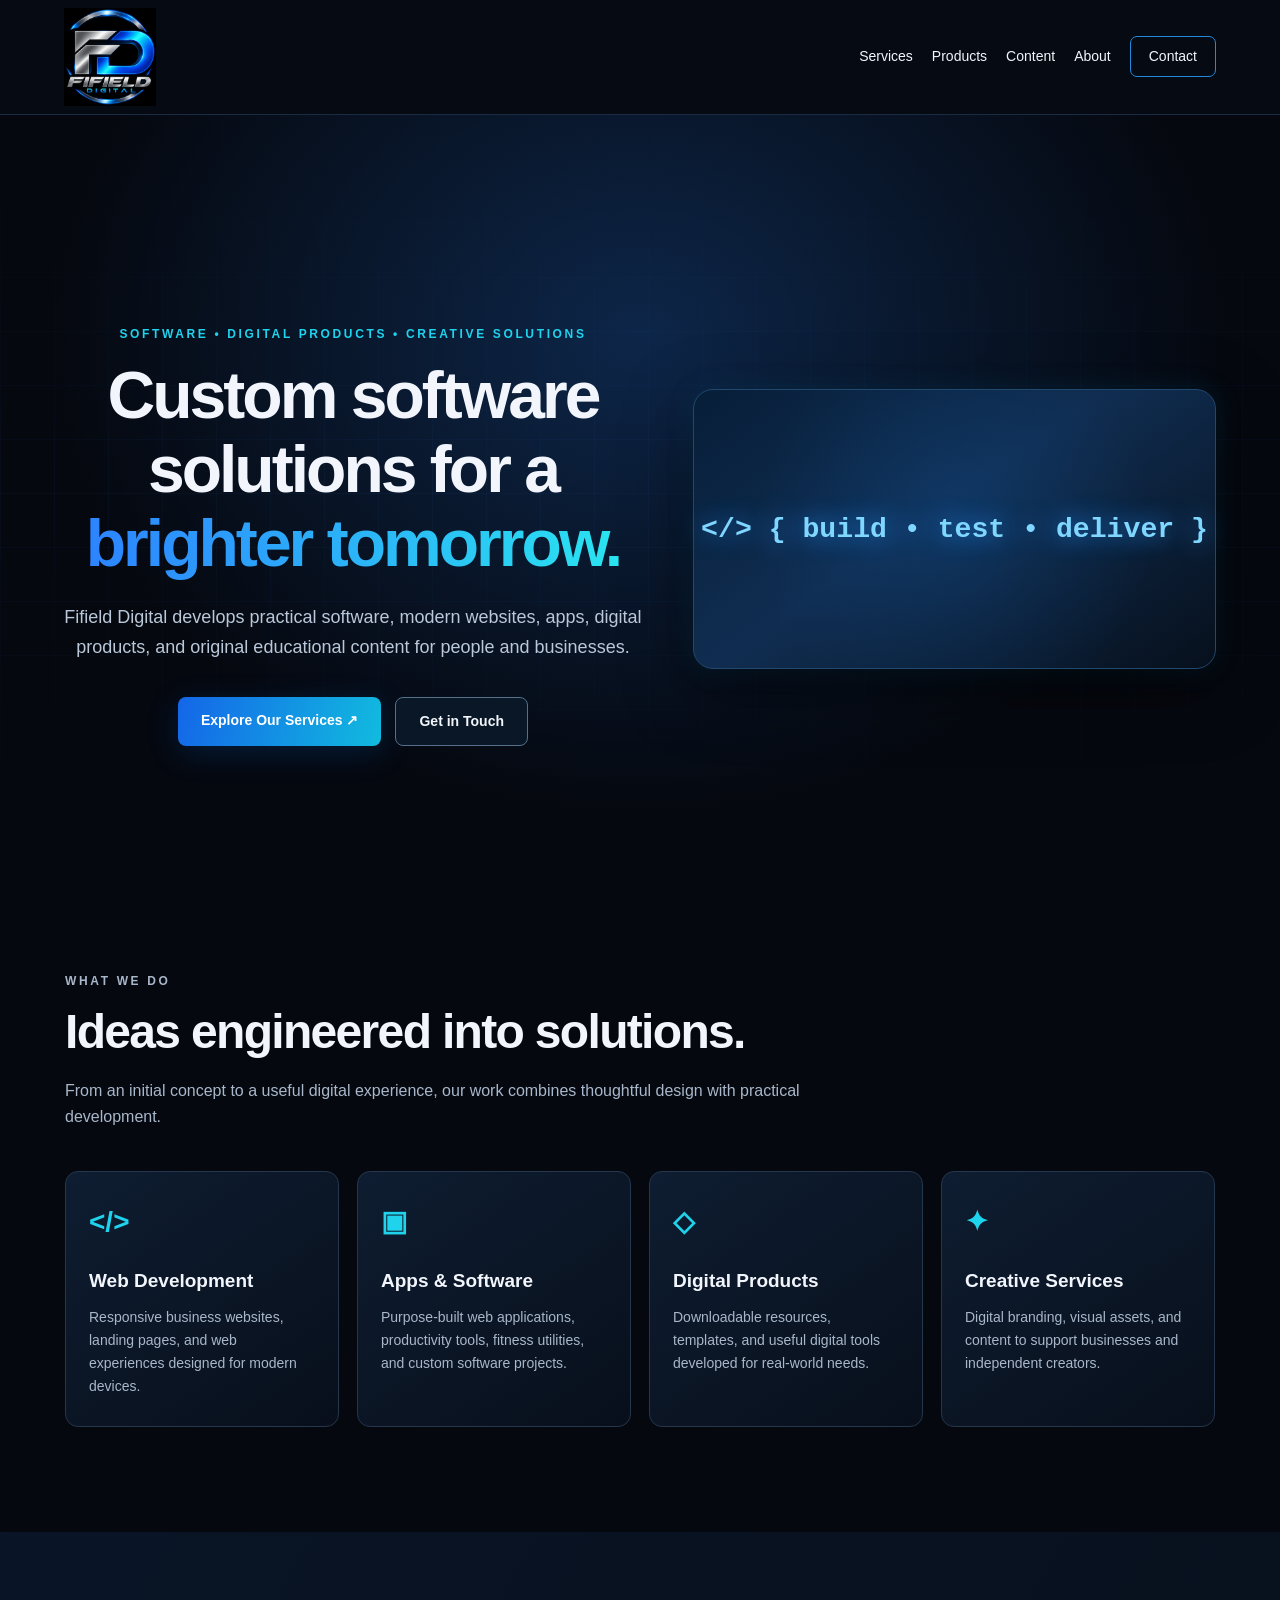
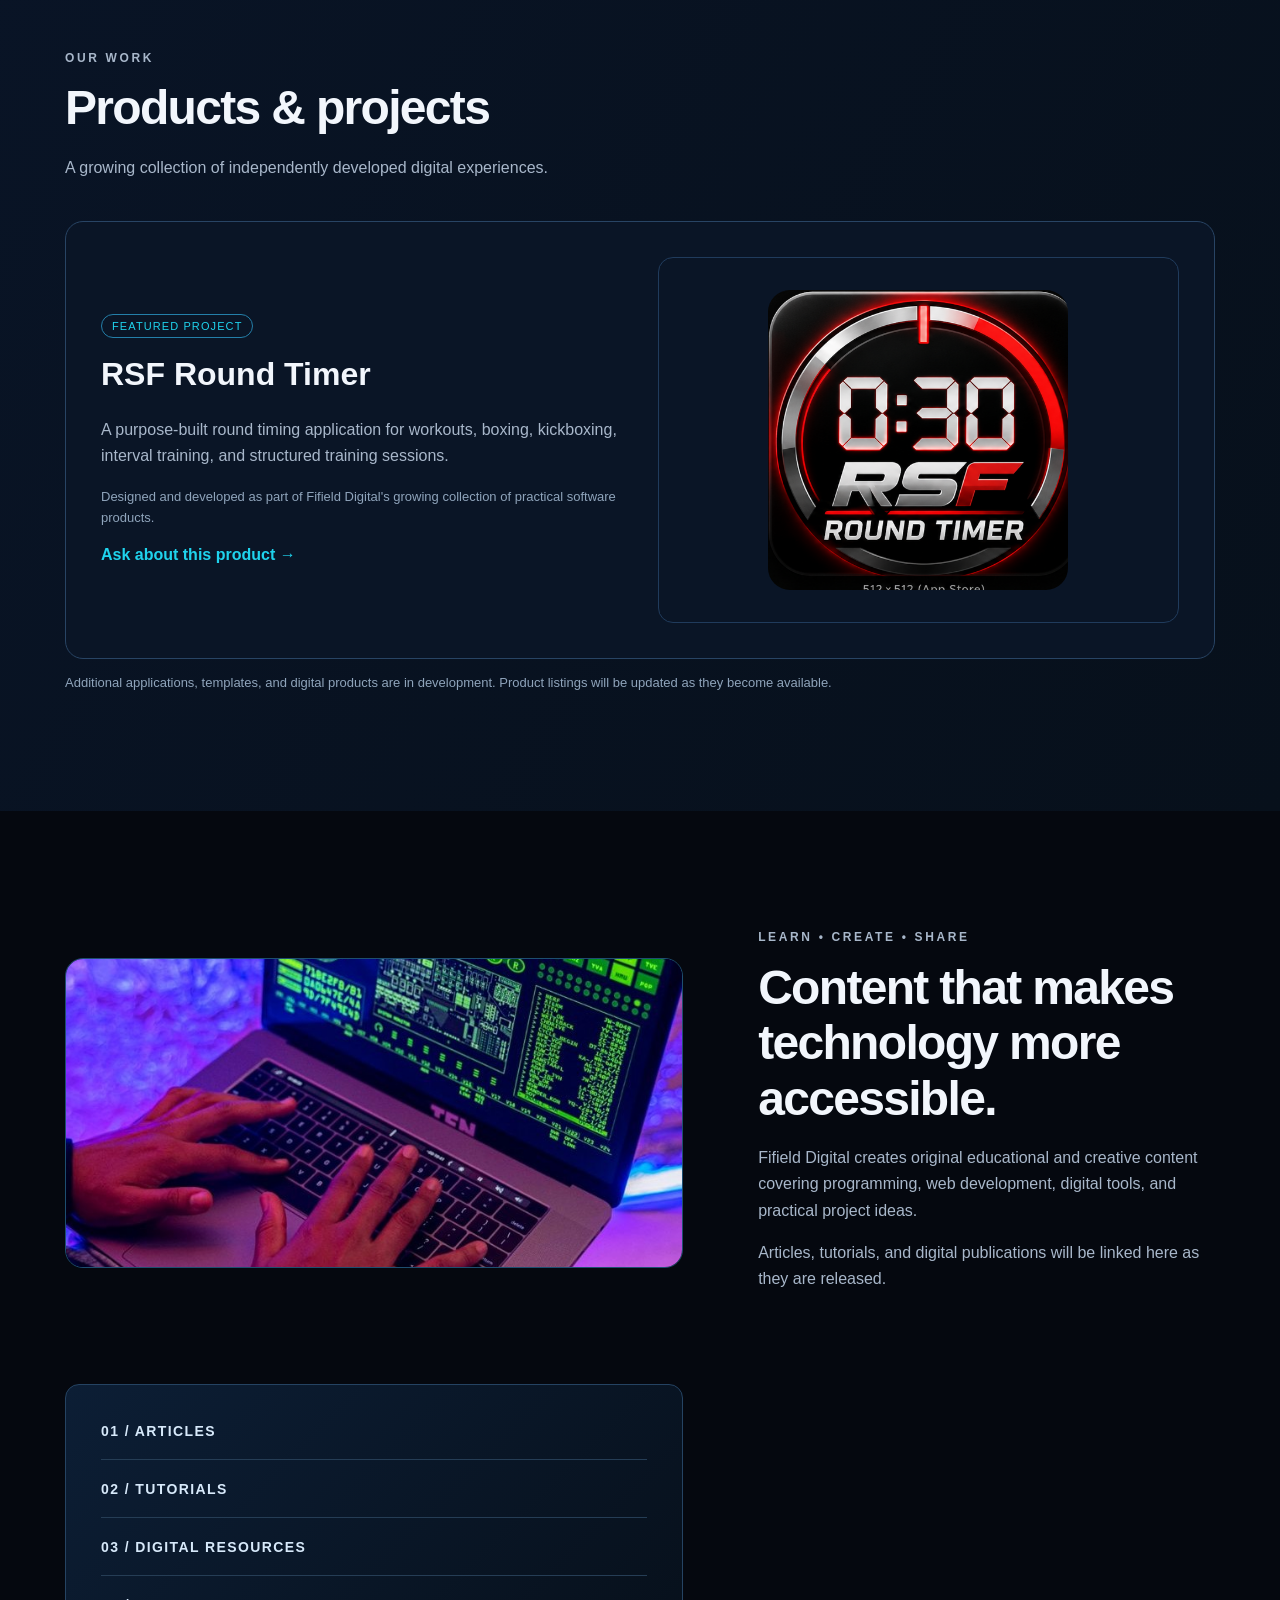
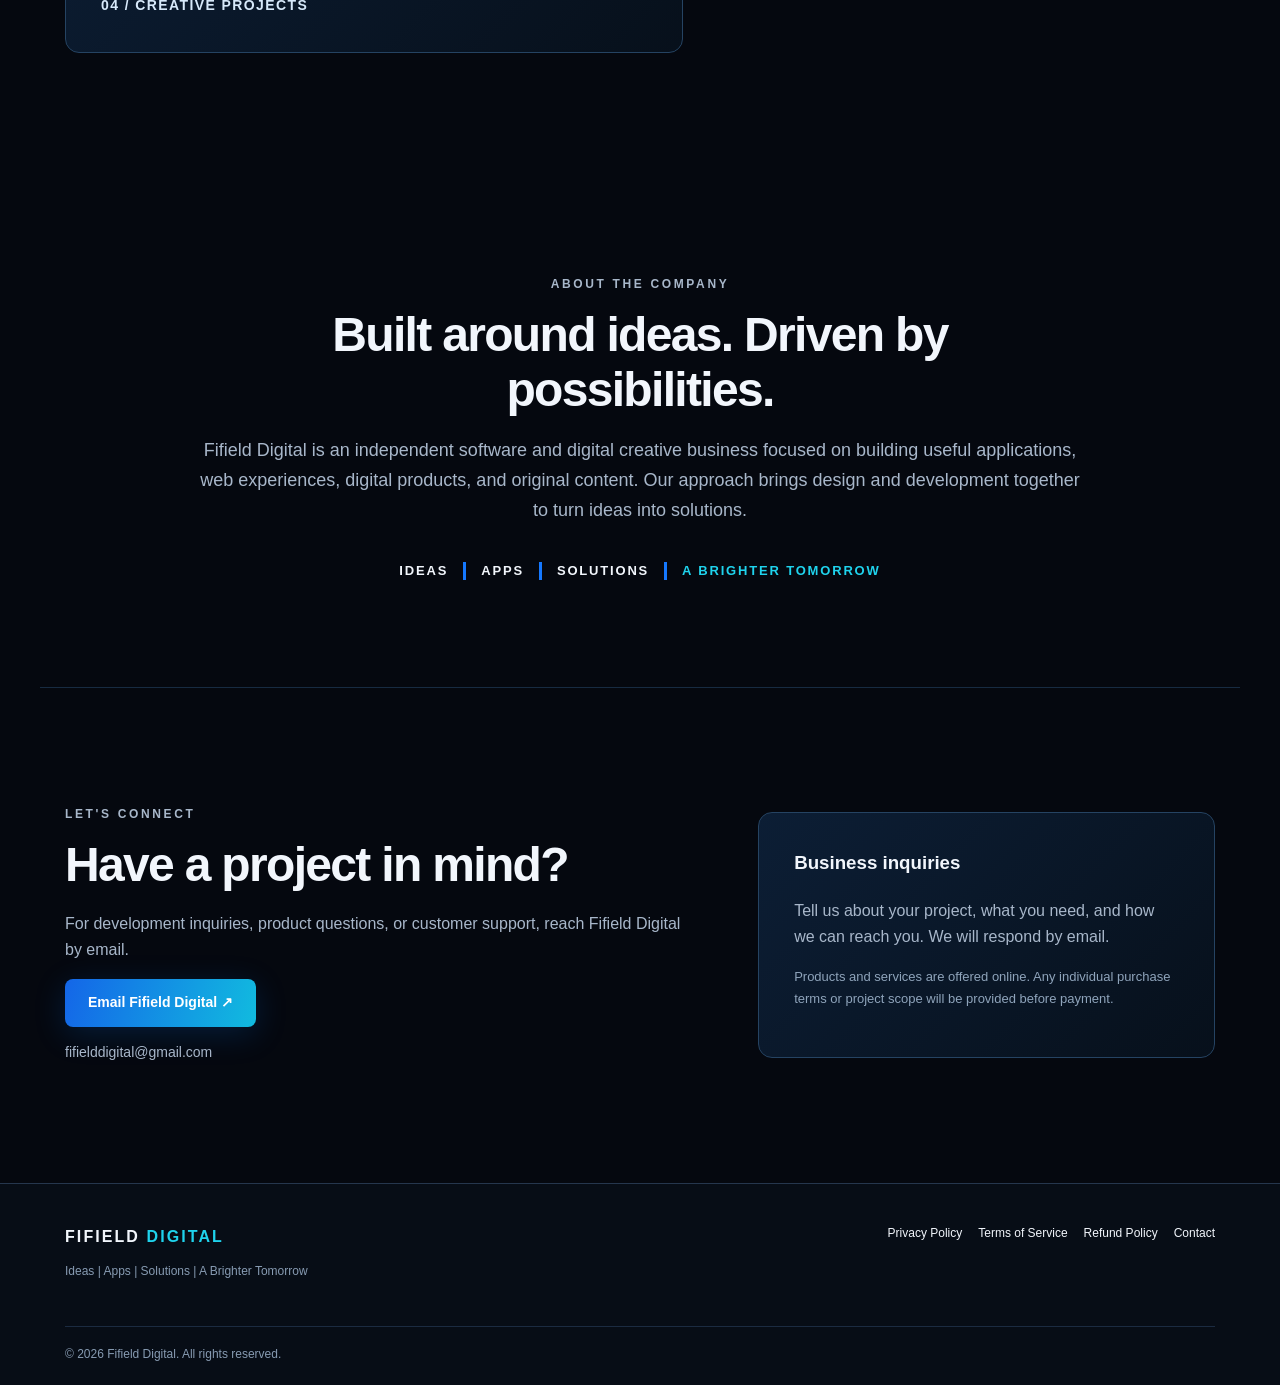
<file: index-fd-logo-update-1.html>
<!doctype html>
<html lang="en">
<head>
<meta charset="utf-8">
<meta name="viewport" content="width=device-width, initial-scale=1">
<meta name="theme-color" content="#05080f">
<meta name="description" content="Fifield Digital creates websites, web applications, digital products, and educational content. Ideas. Apps. Solutions. A Brighter Tomorrow.">
<title>Fifield Digital | Ideas • Apps • Solutions</title>
<link rel="stylesheet" href="styles.css">
</head>
<body>
<a class="skip" href="#main">Skip to content</a>

<header class="site-header">
<a class="brand brand-final" href="#home" aria-label="Fifield Digital home"><img class="final-brand-logo" src="assets/fifield-digital-final-logo.png" alt="Fifield Digital" /></a>

<button class="menu-toggle" aria-label="Toggle navigation" aria-expanded="false">☰</button>

<nav id="nav" aria-label="Main navigation">
<a href="#services">Services</a>
<a href="#products">Products</a>
<a href="#content">Content</a>
<a href="#about">About</a>
<a class="nav-contact" href="#contact">Contact</a>
</nav>
</header>

<main id="main">

<section id="home" class="hero">
<div class="glow"></div>
<div class="hero-inner">
<div class="hero-copy">
<p class="eyebrow">SOFTWARE • DIGITAL PRODUCTS • CREATIVE SOLUTIONS</p>
<h1>Custom software solutions for a <span>brighter tomorrow.</span></h1>
<p class="lead">Fifield Digital develops practical software, modern websites, apps, digital products, and original educational content for people and businesses.</p>
<div class="actions">
<a class="button primary" href="#services">Explore Our Services <span aria-hidden="true">↗</span></a>
<a class="button secondary" href="#contact">Get in Touch</a>
</div>
</div>
<div class="hero-media" role="img" aria-label="Programming code on a computer screen"></div>
</div>
</section>

<section id="services" class="section">
<div class="section-heading">
<p class="eyebrow">WHAT WE DO</p>
<h2>Ideas engineered into solutions.</h2>
<p>From an initial concept to a useful digital experience, our work combines thoughtful design with practical development.</p>
</div>

<div class="cards">
<article class="card">
<span class="card-icon">&lt;/&gt;</span>
<h3>Web Development</h3>
<p>Responsive business websites, landing pages, and web experiences designed for modern devices.</p>
</article>

<article class="card">
<span class="card-icon">▣</span>
<h3>Apps & Software</h3>
<p>Purpose-built web applications, productivity tools, fitness utilities, and custom software projects.</p>
</article>

<article class="card">
<span class="card-icon">◇</span>
<h3>Digital Products</h3>
<p>Downloadable resources, templates, and useful digital tools developed for real-world needs.</p>
</article>

<article class="card">
<span class="card-icon">✦</span>
<h3>Creative Services</h3>
<p>Digital branding, visual assets, and content to support businesses and independent creators.</p>
</article>
</div>
</section>

<section id="products" class="section products">
<div class="section-heading">
<p class="eyebrow">OUR WORK</p>
<h2>Products & projects</h2>
<p>A growing collection of independently developed digital experiences.</p>
</div>

<div class="feature">
<div>
<span class="pill">FEATURED PROJECT</span>
<h3>RSF Round Timer</h3>
<p>A purpose-built round timing application for workouts, boxing, kickboxing, interval training, and structured training sessions.</p>
<p class="muted">Designed and developed as part of Fifield Digital's growing collection of practical software products.</p>
<a class="text-link" href="#contact">Ask about this product →</a>
</div>

<div class="feature-visual rsf-product-visual">
<img src="assets/rsf-round-timer-icon.png" alt="RSF Round Timer application icon" loading="lazy">
</div>
</div>

<p class="product-note">Additional applications, templates, and digital products are in development. Product listings will be updated as they become available.</p>
</section>

<section id="content" class="section">
<div class="split">
<img class="section-photo" src="assets/creative.jpg" alt="Creative technology work on a laptop" loading="lazy">

<div>
<p class="eyebrow">LEARN • CREATE • SHARE</p>
<h2>Content that makes technology more accessible.</h2>
<p>Fifield Digital creates original educational and creative content covering programming, web development, digital tools, and practical project ideas.</p>
<p>Articles, tutorials, and digital publications will be linked here as they are released.</p>
</div>

<div class="content-panel">
<span>01 / ARTICLES</span>
<span>02 / TUTORIALS</span>
<span>03 / DIGITAL RESOURCES</span>
<span>04 / CREATIVE PROJECTS</span>
</div>
</div>
</section>

<section id="about" class="section about">
<p class="eyebrow">ABOUT THE COMPANY</p>
<h2>Built around ideas. Driven by possibilities.</h2>
<p>Fifield Digital is an independent software and digital creative business focused on building useful applications, web experiences, digital products, and original content. Our approach brings design and development together to turn ideas into solutions.</p>
<div class="statement">IDEAS <i></i> APPS <i></i> SOLUTIONS <i></i> <strong>A BRIGHTER TOMORROW</strong></div>
</section>

<section id="contact" class="section contact">
<div>
<p class="eyebrow">LET'S CONNECT</p>
<h2>Have a project in mind?</h2>
<p>For development inquiries, product questions, or customer support, reach Fifield Digital by email.</p>
<a class="button primary" href="mailto:fifielddigital@gmail.com?subject=Fifield%20Digital%20Inquiry">Email Fifield Digital ↗</a>
<p class="email">fifielddigital@gmail.com</p>
</div>

<div class="contact-panel">
<h3>Business inquiries</h3>
<p>Tell us about your project, what you need, and how we can reach you. We will respond by email.</p>
<p class="muted">Products and services are offered online. Any individual purchase terms or project scope will be provided before payment.</p>
</div>
</section>

</main>

<footer>
<div class="footer-top">
<div>
<strong>FIFIELD <span>DIGITAL</span></strong>
<p>Ideas | Apps | Solutions | A Brighter Tomorrow</p>
</div>

<div class="footer-links">
<a href="privacy.html">Privacy Policy</a>
<a href="terms.html">Terms of Service</a>
<a href="refunds.html">Refund Policy</a>
<a href="mailto:fifielddigital@gmail.com">Contact</a>
</div>
</div>

<div class="copyright">© <span id="year">2026</span> Fifield Digital. All rights reserved.</div>
</footer>

<script src="script.js"></script>
</body>
</html>
</file>
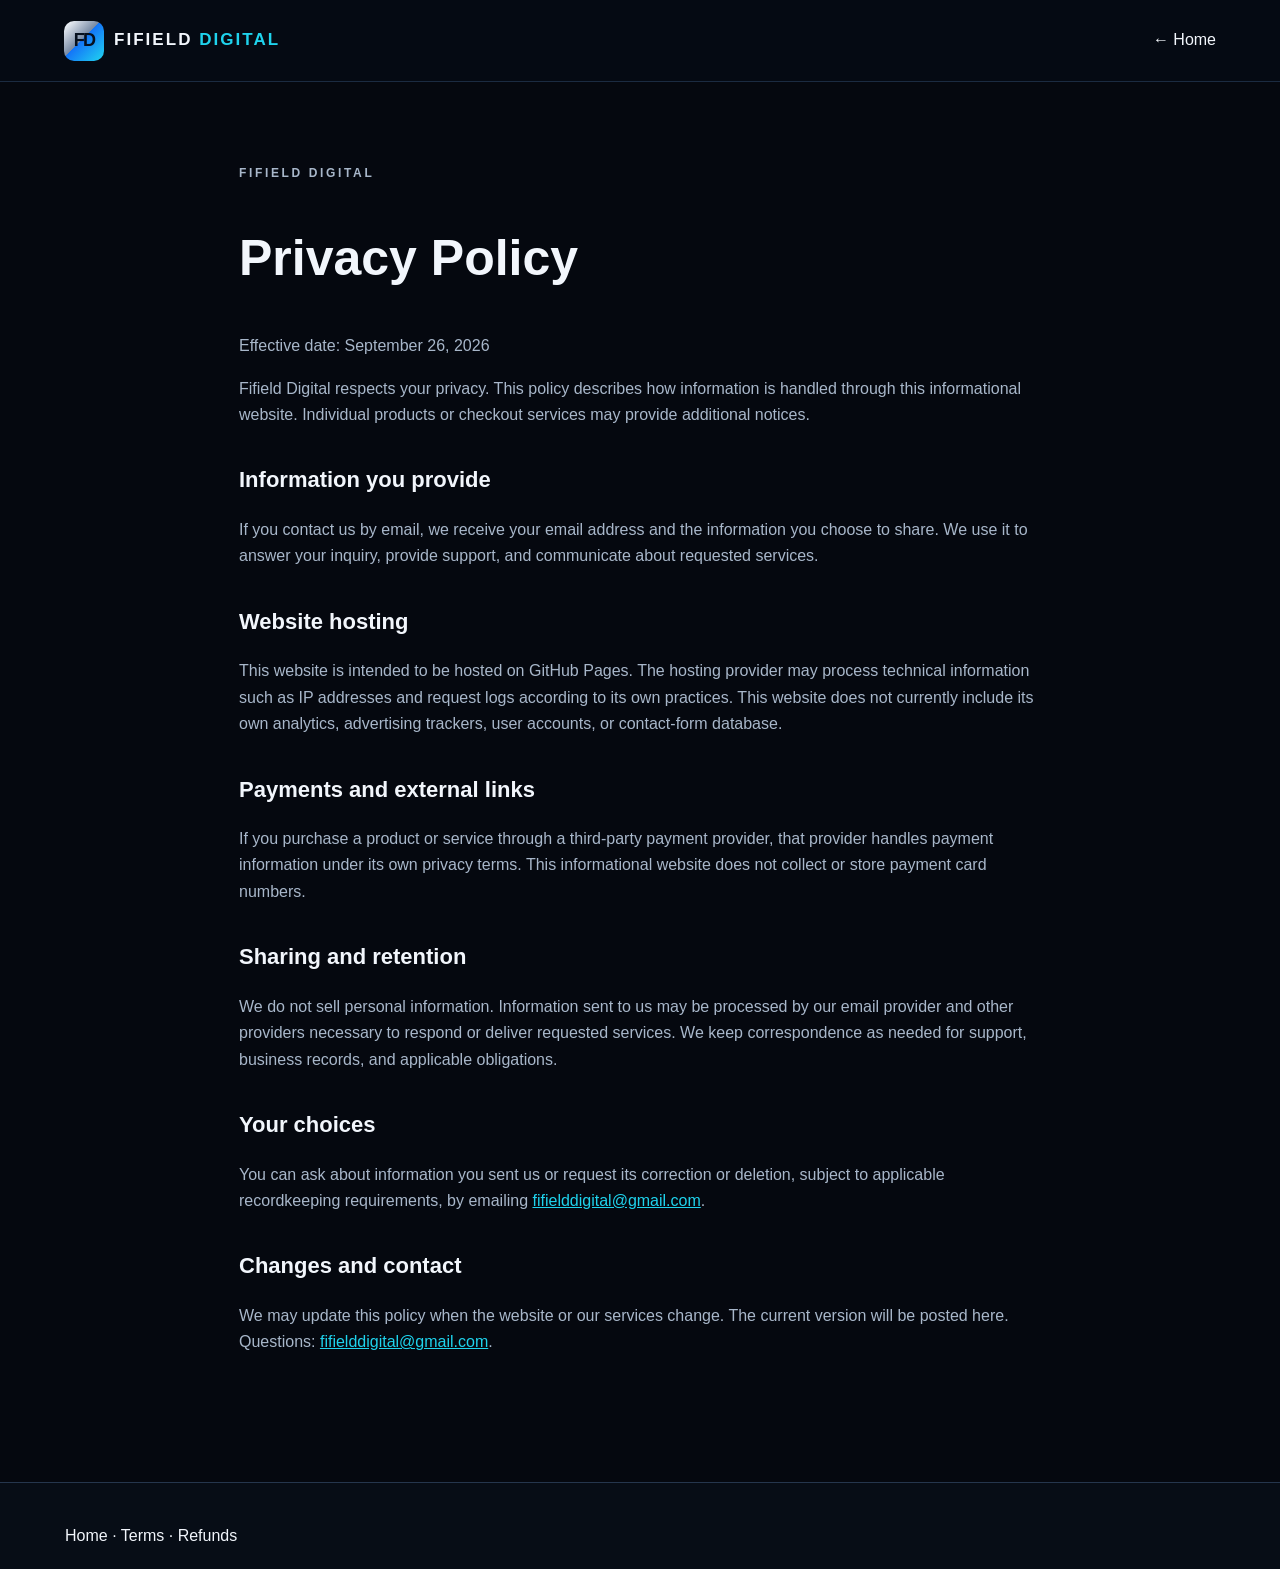
<file: privacy.html>
<!doctype html><html lang="en"><head><meta charset="utf-8"><meta name="viewport" content="width=device-width, initial-scale=1"><title>Privacy Policy | Fifield Digital</title><link rel="stylesheet" href="styles.css"></head><body><header class="site-header"><a class="brand" href="index.html"><span class="brand-mark">FD</span><span>FIFIELD <b>DIGITAL</b></span></a><a href="index.html">← Home</a></header><main class="legal"><p class="eyebrow">FIFIELD DIGITAL</p><h1>Privacy Policy</h1><p>Effective date: September 26, 2026</p><p>Fifield Digital respects your privacy. This policy describes how information is handled through this informational website. Individual products or checkout services may provide additional notices.</p><h2>Information you provide</h2><p>If you contact us by email, we receive your email address and the information you choose to share. We use it to answer your inquiry, provide support, and communicate about requested services.</p><h2>Website hosting</h2><p>This website is intended to be hosted on GitHub Pages. The hosting provider may process technical information such as IP addresses and request logs according to its own practices. This website does not currently include its own analytics, advertising trackers, user accounts, or contact-form database.</p><h2>Payments and external links</h2><p>If you purchase a product or service through a third-party payment provider, that provider handles payment information under its own privacy terms. This informational website does not collect or store payment card numbers.</p><h2>Sharing and retention</h2><p>We do not sell personal information. Information sent to us may be processed by our email provider and other providers necessary to respond or deliver requested services. We keep correspondence as needed for support, business records, and applicable obligations.</p><h2>Your choices</h2><p>You can ask about information you sent us or request its correction or deletion, subject to applicable recordkeeping requirements, by emailing <a href="mailto:fifielddigital@gmail.com">fifielddigital@gmail.com</a>.</p><h2>Changes and contact</h2><p>We may update this policy when the website or our services change. The current version will be posted here. Questions: <a href="mailto:fifielddigital@gmail.com">fifielddigital@gmail.com</a>.</p></main><footer><a href="index.html">Home</a> · <a href="terms.html">Terms</a> · <a href="refunds.html">Refunds</a></footer></body></html>
</file>
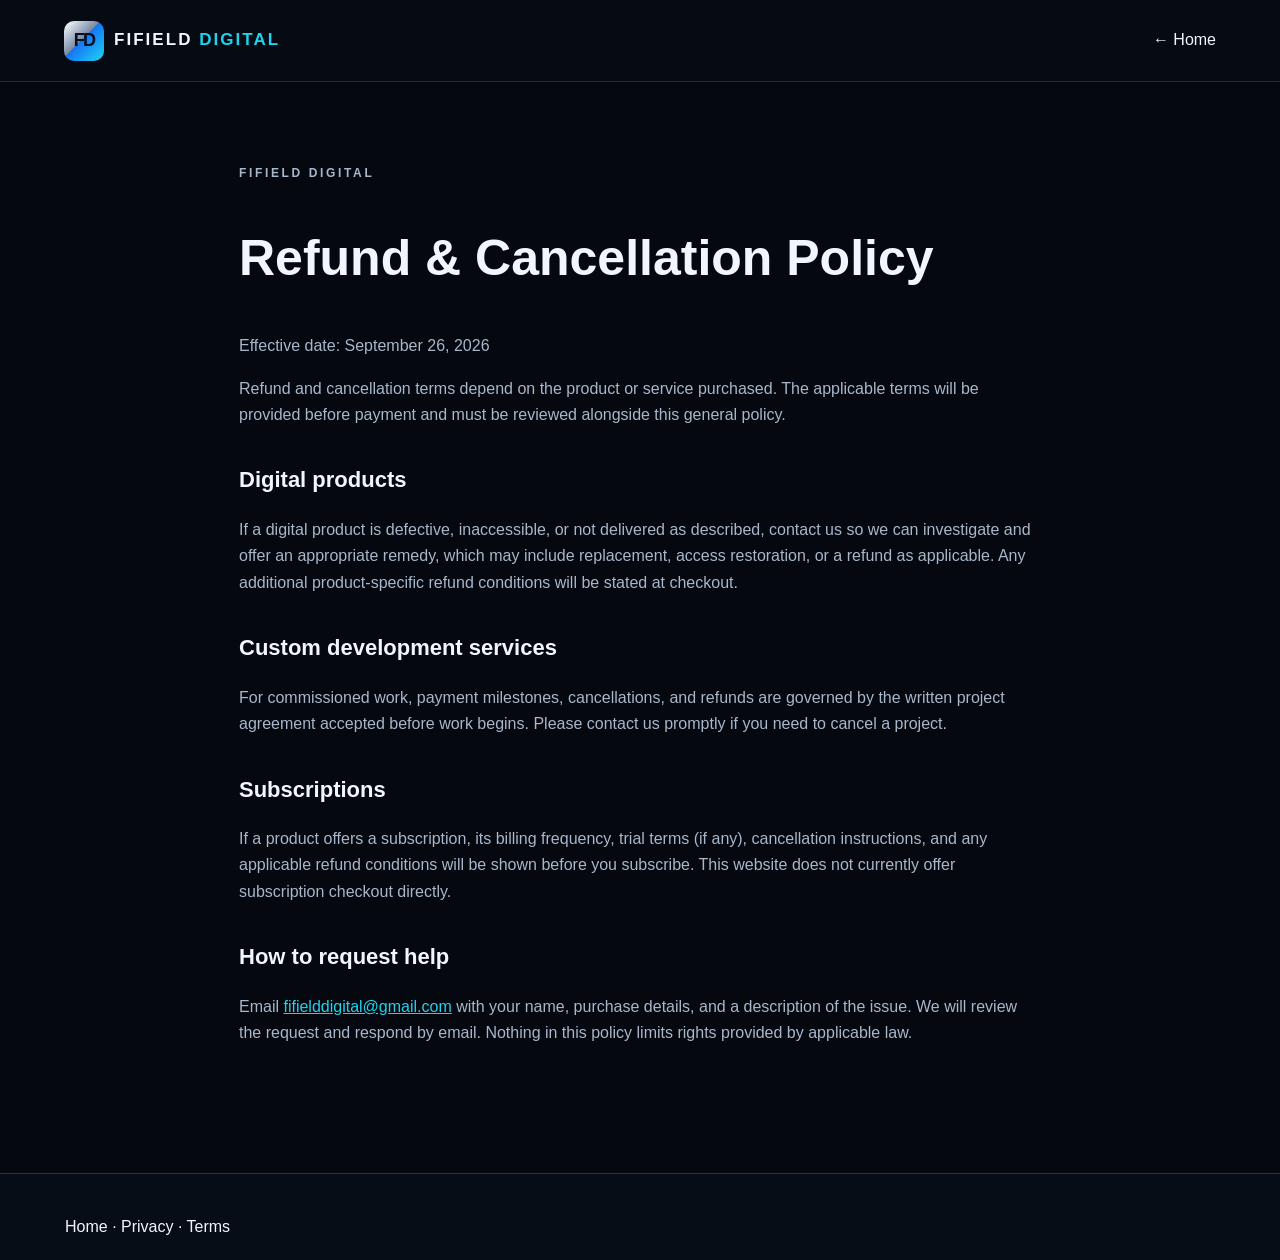
<file: refunds.html>
<!doctype html><html lang="en"><head><meta charset="utf-8"><meta name="viewport" content="width=device-width, initial-scale=1"><title>Refund Policy | Fifield Digital</title><link rel="stylesheet" href="styles.css"></head><body><header class="site-header"><a class="brand" href="index.html"><span class="brand-mark">FD</span><span>FIFIELD <b>DIGITAL</b></span></a><a href="index.html">← Home</a></header><main class="legal"><p class="eyebrow">FIFIELD DIGITAL</p><h1>Refund & Cancellation Policy</h1><p>Effective date: September 26, 2026</p><p>Refund and cancellation terms depend on the product or service purchased. The applicable terms will be provided before payment and must be reviewed alongside this general policy.</p><h2>Digital products</h2><p>If a digital product is defective, inaccessible, or not delivered as described, contact us so we can investigate and offer an appropriate remedy, which may include replacement, access restoration, or a refund as applicable. Any additional product-specific refund conditions will be stated at checkout.</p><h2>Custom development services</h2><p>For commissioned work, payment milestones, cancellations, and refunds are governed by the written project agreement accepted before work begins. Please contact us promptly if you need to cancel a project.</p><h2>Subscriptions</h2><p>If a product offers a subscription, its billing frequency, trial terms (if any), cancellation instructions, and any applicable refund conditions will be shown before you subscribe. This website does not currently offer subscription checkout directly.</p><h2>How to request help</h2><p>Email <a href="mailto:fifielddigital@gmail.com">fifielddigital@gmail.com</a> with your name, purchase details, and a description of the issue. We will review the request and respond by email. Nothing in this policy limits rights provided by applicable law.</p></main><footer><a href="index.html">Home</a> · <a href="privacy.html">Privacy</a> · <a href="terms.html">Terms</a></footer></body></html>
</file>
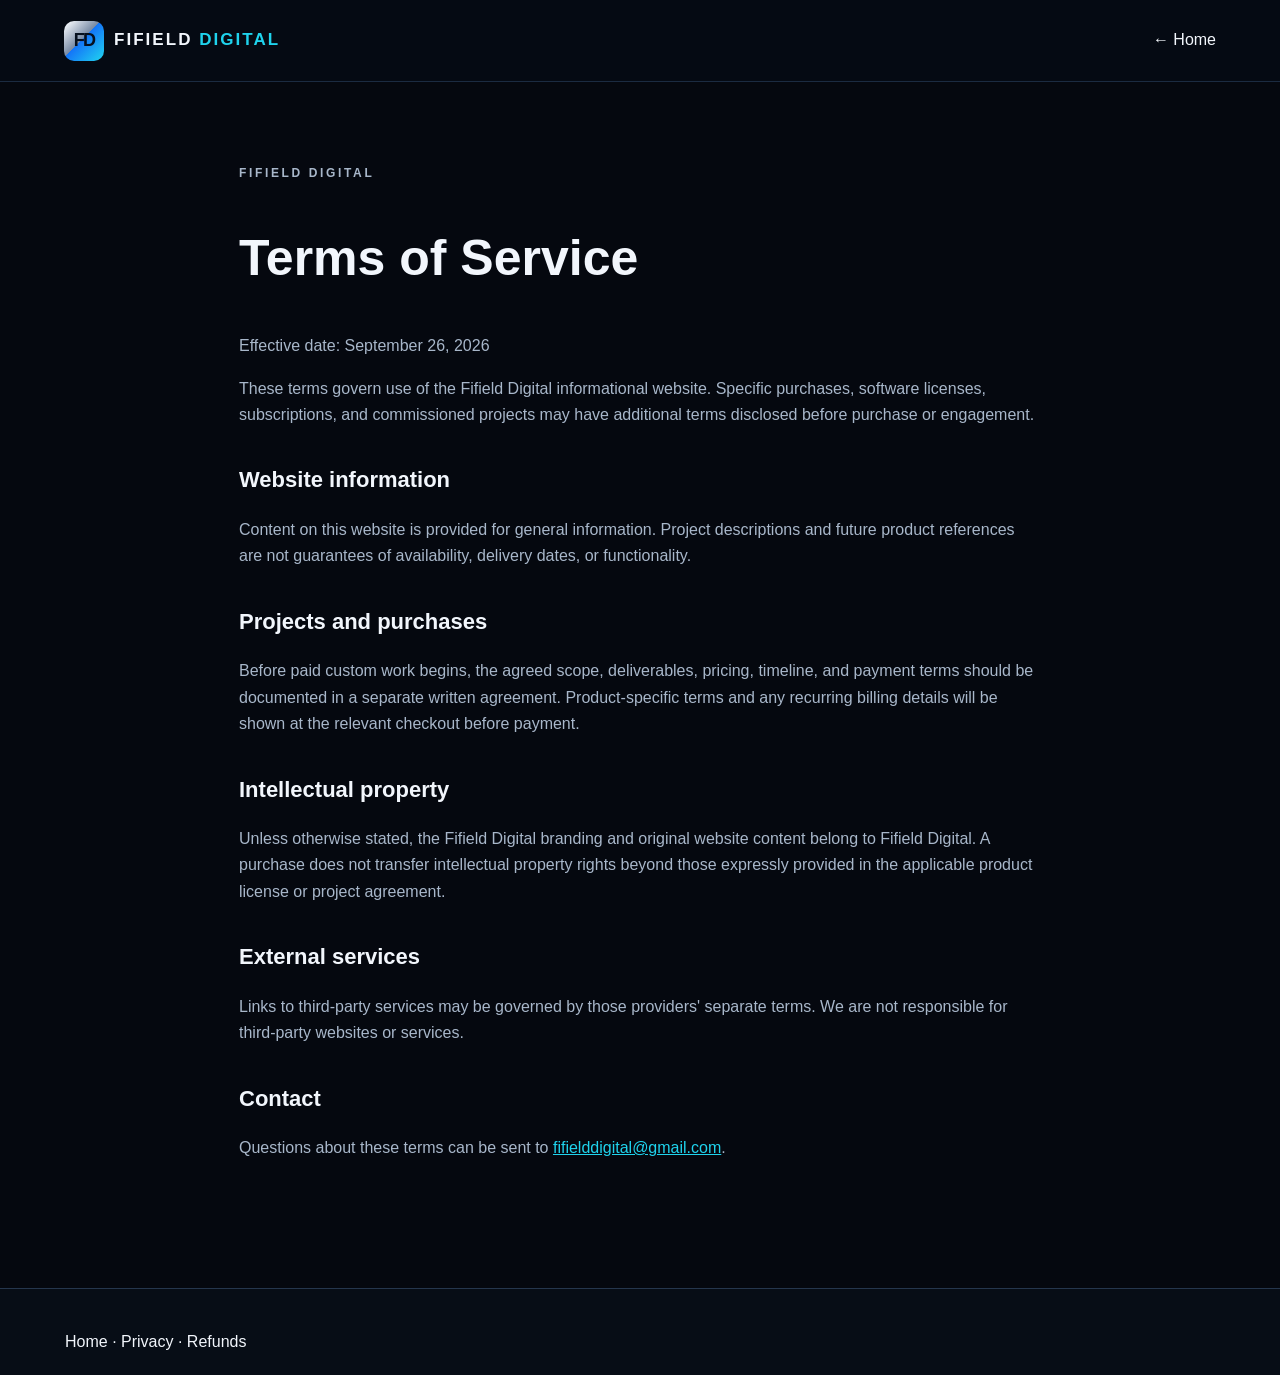
<file: terms.html>
<!doctype html><html lang="en"><head><meta charset="utf-8"><meta name="viewport" content="width=device-width, initial-scale=1"><title>Terms of Service | Fifield Digital</title><link rel="stylesheet" href="styles.css"></head><body><header class="site-header"><a class="brand" href="index.html"><span class="brand-mark">FD</span><span>FIFIELD <b>DIGITAL</b></span></a><a href="index.html">← Home</a></header><main class="legal"><p class="eyebrow">FIFIELD DIGITAL</p><h1>Terms of Service</h1><p>Effective date: September 26, 2026</p><p>These terms govern use of the Fifield Digital informational website. Specific purchases, software licenses, subscriptions, and commissioned projects may have additional terms disclosed before purchase or engagement.</p><h2>Website information</h2><p>Content on this website is provided for general information. Project descriptions and future product references are not guarantees of availability, delivery dates, or functionality.</p><h2>Projects and purchases</h2><p>Before paid custom work begins, the agreed scope, deliverables, pricing, timeline, and payment terms should be documented in a separate written agreement. Product-specific terms and any recurring billing details will be shown at the relevant checkout before payment.</p><h2>Intellectual property</h2><p>Unless otherwise stated, the Fifield Digital branding and original website content belong to Fifield Digital. A purchase does not transfer intellectual property rights beyond those expressly provided in the applicable product license or project agreement.</p><h2>External services</h2><p>Links to third-party services may be governed by those providers' separate terms. We are not responsible for third-party websites or services.</p><h2>Contact</h2><p>Questions about these terms can be sent to <a href="mailto:fifielddigital@gmail.com">fifielddigital@gmail.com</a>.</p></main><footer><a href="index.html">Home</a> · <a href="privacy.html">Privacy</a> · <a href="refunds.html">Refunds</a></footer></body></html>
</file>
<file: styles.css>
:root {
  color-scheme:dark;
  --bg:#05080f;
  --panel:#0b1424;
  --line:#25364d;
  --text:#f2f6fc;
  --muted:#a8b7ca;
  --blue:#1578ff;
  --cyan:#1fd3ed}

* {
  box-sizing:border-box}

html {
  scroll-behavior:smooth}

body {
  margin:0;
  background:var(--bg);
  color:var(--text);
  font-family:Inter,Arial,Helvetica,sans-serif;
  line-height:1.65}

a {
  color:inherit;
  text-decoration:none}

a:focus-visible,button:focus-visible {
  outline:3px solid var(--cyan);
  outline-offset:4px}

.skip {
  position:absolute;
  left:-9999px}

.skip:focus {
  left:12px;
  top:12px;
  background:#fff;
  color:#000;
  padding:10px;
  z-index:100}

.site-header {
  position:sticky;
  top:0;
  z-index:20;
  display:flex;
  justify-content:space-between;
  align-items:center;
  padding:17px max(5%,calc((100vw - 1200px)/2));
  background:#060b14ed;
  border-bottom:1px solid #1b2b41;
  backdrop-filter:blur(15px)}

.brand {
  display:flex;
  gap:12px;
  align-items:center;
  font-size:17px;
  letter-spacing:.12em;
  font-weight:800}

.brand b,.footer-top span {
  color:var(--cyan)}

.brand-mark {
  display:grid;
  place-items:center;
  width:40px;
  height:40px;
  border-radius:10px;
  background:linear-gradient(135deg,#f4f7fc 5%,#798ba5 45%,#1475f8 46%,#20d5ef);
  color:#06101f;
  letter-spacing:-.1em;
  font-size:18px}

.site-header nav {
  display:flex;
  align-items:center;
  gap:30px;
  font-size:14px}

.site-header nav a:hover,.footer-links a:hover {
  color:var(--cyan)}

.nav-contact {
  padding:8px 18px;
  border:1px solid #2489db;
  border-radius:7px}

.menu-toggle {
  display:none;
  background:transparent;
  border:1px solid var(--line);
  color:white;
  padding:6px 12px;
  font-size:24px}

.hero {
  position:relative;
  overflow:hidden;
  min-height:740px;
  display:grid;
  place-items:center;
  text-align:center;
  background:radial-gradient(ellipse at 50% 30%,#0d2649 0%,#05080f 65%)}

.hero:after {
  content:"";
  position:absolute;
  inset:0;
  background-image:linear-gradient(#3d94ff0b 1px,transparent 1px),linear-gradient(90deg,#3d94ff0b 1px,transparent 1px);
  background-size:54px 54px;
  mask-image:linear-gradient(to bottom,transparent,#000,transparent);
  pointer-events:none}

.hero-inner {
  position:relative;
  z-index:1;
  max-width:950px;
  padding:65px 24px}

.hero-logo {
  width:min(530px,90%);
  height:auto;
  display:block;
  margin:0 auto 20px;
  mix-blend-mode:screen}

.eyebrow {
  color:var(--cyan);
  letter-spacing:.22em;
  font-weight:800;
  font-size:12px}

.hero h1 {
  font-size:clamp(36px,5.4vw,66px);
  letter-spacing:-.045em;
  line-height:1.12;
  margin:15px auto 22px}

.hero h1 span {
  background:linear-gradient(90deg,#2d83ff,#2ae4f0);
  background-clip:text;
  color:transparent}

.lead {
  font-size:18px;
  color:#bac8d9;
  max-width:720px;
  margin:0 auto}

.actions {
  display:flex;
  justify-content:center;
  flex-wrap:wrap;
  gap:14px;
  margin-top:34px}

.button {
  display:inline-block;
  border-radius:8px;
  padding:12px 23px;
  font-size:14px;
  font-weight:750}

.primary {
  background:linear-gradient(105deg,#1466e8,#11bbdf);
  color:white;
  box-shadow:0 7px 32px #086fe333}

.secondary {
  border:1px solid #54708d;
  background:#0a1726}

.button:hover {
  filter:brightness(1.14)}

.section {
  max-width:1200px;
  margin:auto;
  padding:105px 25px;
  scroll-margin-top:80px}

.section-heading {
  max-width:740px;
  margin-bottom:40px}

.section h2 {
  font-size:clamp(31px,4vw,48px);
  line-height:1.15;
  letter-spacing:-.035em;
  margin:12px 0 19px}

.section p {
  color:var(--muted)}

.cards {
  display:grid;
  grid-template-columns:repeat(4,1fr);
  gap:18px}

.card {
  padding:27px 23px;
  background:linear-gradient(145deg,#0e1d31,#080f1b);
  border:1px solid var(--line);
  border-radius:13px;
  min-height:250px}

.card-icon {
  color:var(--cyan);
  font-size:28px;
  font-weight:bold}

.card h3 {
  font-size:19px;
  margin:20px 0 10px}

.card p {
  font-size:14px;
  margin:0}

.products {
  max-width:none;
  background:linear-gradient(120deg,#091426,#07101b);
  padding-left:max(25px,calc((100vw - 1150px)/2));
  padding-right:max(25px,calc((100vw - 1150px)/2))}

.feature {
  display:grid;
  grid-template-columns:1fr 1fr;
  gap:35px;
  align-items:center;
  padding:35px;
  border:1px solid #284464;
  border-radius:18px;
  background:#0a1526}

.feature h3 {
  font-size:32px;
  margin:10px 0}

.pill {
  border:1px solid #247fa9;
  color:var(--cyan);
  padding:5px 10px;
  border-radius:20px;
  font-size:11px;
  letter-spacing:.1em}

.muted,.product-note {
  font-size:13px!important;
  color:#8fa4bb!important}

.text-link {
  color:var(--cyan);
  font-weight:700}

.feature-visual {
  background:radial-gradient(ellipse,#173d70,#030810 70%);
  border:1px solid #203b5c;
  border-radius:15px;
  text-align:center;
  padding:65px 10px}

.timer {
  font-size:clamp(40px,6vw,78px);
  font-weight:850;
  letter-spacing:.04em;
  color:#e9f8ff;
  text-shadow:0 0 25px #1195ff}

.timer-label {
  font-size:12px;
  letter-spacing:.3em;
  color:var(--cyan)}

.split,.contact {
  display:grid;
  grid-template-columns:1.15fr .85fr;
  gap:75px;
  align-items:center}

.content-panel,.contact-panel {
  border:1px solid #254362;
  background:linear-gradient(135deg,#0c1e35,#07101b);
  border-radius:14px;
  padding:35px}

.content-panel {
  display:grid;
  gap:18px;
  color:#d7e9fa;
  letter-spacing:.1em;
  font-weight:750;
  font-size:14px}

.content-panel span:not(:last-child) {
  border-bottom:1px solid #253d55;
  padding-bottom:16px}

.about {
  text-align:center;
  max-width:930px}

.about>p:not(.eyebrow) {
  font-size:18px}

.statement {
  margin-top:35px;
  display:flex;
  flex-wrap:wrap;
  gap:15px;
  justify-content:center;
  align-items:center;
  font-size:13px;
  letter-spacing:.14em;
  font-weight:750}

.statement i {
  width:3px;
  height:18px;
  background:var(--blue)}

.statement strong {
  color:var(--cyan)}

.contact {
  border-top:1px solid #172b41}

.contact-panel h3 {
  margin-top:0}

.email {
  font-size:14px}

footer {
  border-top:1px solid var(--line);
  padding:40px max(5%,calc((100vw - 1150px)/2)) 20px;
  background:#070d16}

.footer-top {
  display:flex;
  justify-content:space-between;
  gap:20px}

.footer-top strong {
  letter-spacing:.13em}

.footer-top p,.copyright {
  font-size:12px;
  color:#879bb2}

.footer-links {
  display:flex;
  flex-wrap:wrap;
  gap:16px;
  font-size:12px}

.copyright {
  border-top:1px solid #1b2b41;
  padding-top:18px;
  margin-top:32px}

.legal {
  max-width:850px;
  margin:auto;
  padding:70px 24px 110px;
  min-height:65vh}

.legal h1 {
  font-size:clamp(32px,5vw,50px)}

.legal h2 {
  margin-top:34px;
  font-size:22px}

.legal p,.legal li {
  color:var(--muted)}

.legal a {
  color:var(--cyan);
  text-decoration:underline}

@media(max-width:850px) {
  .cards {
    grid-template-columns:repeat(2,1fr)}

  .split,.contact {
    gap:25px}

  .site-header nav {
    gap:13px}

}

@media(max-width:650px) {
  .site-header {
    padding:12px 18px}

  .brand {
    font-size:13px}

  .menu-toggle {
    display:block}

  .site-header nav {
    display:none;
    position:absolute;
    top:65px;
    left:0;
    right:0;
    background:#081322;
    padding:20px;
    flex-direction:column;
    align-items:stretch}

  .site-header nav.open {
    display:flex}

  .hero {
    min-height:650px}

  .hero-inner {
    padding:35px 20px}

  .hero-logo {
    width:100%}

  .lead {
    font-size:16px}

  .section {
    padding:70px 20px}

  .cards,.feature,.split,.contact {
    grid-template-columns:1fr}

  .feature {
    padding:20px}

  .feature-visual {
    padding:40px 10px}

  .footer-top {
    flex-direction:column}

  .statement {
    font-size:11px}

}

/* V2 visual refinement */
.brand {
  display:flex;
  align-items:center;
  gap:10px;
  text-decoration:none}

.brand-symbol {
  position:relative;
  display:block;
  width:78px;
  flex:none;
  overflow:hidden}

.brand-symbol img {
  display:block;
  width:100%;
  height:auto}

.brand-name {
  display:flex;
  flex-direction:column;
  line-height:.9;
  letter-spacing:.09em}

.brand-name strong {
  font-size:clamp(16px,2vw,25px);
  color:#f2f5fa}

.brand-name em {
  font-size:clamp(12px,1.4vw,17px);
  font-style:normal;
  letter-spacing:.3em;
  color:#20c8f6;
  margin-top:6px}

.light-trace {
  position:absolute;
  inset:0;
  width:100%;
  height:100%;
  overflow:visible;
  filter:drop-shadow(0 0 3px #4be6ff);
  pointer-events:none}

.light-trace path {
  fill:none;
  stroke:#a5f8ff;
  stroke-width:13;
  stroke-linecap:round;
  stroke-dasharray:55 1450;
  animation:trace 5s linear infinite}

@keyframes trace {
  to {
    stroke-dashoffset:-1505}

}

.hero-inner {
  display:grid;
  grid-template-columns:minmax(0,1.05fr) minmax(0,.95fr);
  align-items:center;
  gap:clamp(22px,4vw,64px);
  max-width:1200px;
  margin:auto}

.hero-copy {
  position:relative;
  z-index:1}

.hero-media {
  min-height:350px;
  border-radius:20px;
  background:linear-gradient(90deg,rgba(5,10,20,.08),rgba(5,10,20,.1)),url('assets/code.jpg') center/cover;
  border:1px solid #155a86;
  box-shadow:0 20px 65px #0008,0 0 28px #008bd026}

.hero-logo {
  display:none}

.section-photo {
  width:100%;
  height:310px;
  object-fit:cover;
  border-radius:18px;
  border:1px solid #1d4e70}

.split {
  align-items:center}

.feature-visual {
  background:linear-gradient(130deg,#081424ad,#071424a8),url('assets/business.jpg') center/cover}

.cards .card {
  transition:transform .2s ease,border-color .2s ease}

.cards .card:hover {
  transform:translateY(-3px);
  border-color:#16bde9}

html {
  scroll-behavior:smooth}

section {
  scroll-margin-top:85px}

@media(max-width:780px) {
  .hero-inner {
    grid-template-columns:1fr}

  .hero-media {
    min-height:210px}

  .brand-symbol {
    width:58px}

  .brand-name strong {
    font-size:17px}

  .brand-name em {
    font-size:12px}

  .section-photo {
    height:220px}

}

@media(prefers-reduced-motion:reduce) {
  .light-trace path {
    animation:none;
    stroke-dasharray:none;
    opacity:.2}

  html {
    scroll-behavior:auto}

  .cards .card {
    transition:none}

}

/* RSF Round Timer product icon */
.rsf-product-visual {
  display: flex;
  align-items: center;
  justify-content: center;
  padding: 32px;
  background: transparent;
  overflow: hidden;
}

.rsf-product-visual img {
  display: block;
  width: min(100%, 250px);
  height: auto;
  object-fit: contain;
  border-radius: 22px;
}

@media (min-width: 768px) {
  .rsf-product-visual img {
    width: min(100%, 300px);
  }
}

/* Final Fifield Digital brand logo */
.brand-final { display: inline-flex; align-items: center; flex: 0 0 auto; }
.final-brand-logo { display: block; width: clamp(135px, 18vw, 205px); height: auto; object-fit: contain; }
@media (max-width: 650px) { .final-brand-logo { width: 155px; } }

/* Freelance brand attribution */
.brand-identity { display: inline-flex; flex-direction: column; align-items: center; gap: 0; }
.brand-byline { color: #a8dff3; font-size: 11px; font-weight: 600; letter-spacing: .09em; line-height: 1.2; margin-top: -2px; }
.footer-disclosure { display: inline-block; margin-left: 8px; }
@media (max-width: 650px) { .brand-byline { font-size: 10px; } .footer-disclosure { display: block; margin: 6px 0 0; } }

/* Compact sticky header and reliable anchor positioning */
.site-header { min-height: 82px; padding-top: 8px; padding-bottom: 8px; }
.final-brand-logo { width: 92px; max-width: 100%; }
.brand-byline { font-size: 9px; letter-spacing: .035em; margin-top: 1px; white-space: nowrap; }
html { scroll-padding-top: 104px; }
section, .section { scroll-margin-top: 104px; }
@media (max-width: 650px) {
  .site-header { min-height: 70px; padding: 7px 18px; }
  .final-brand-logo { width: 74px; }
  .brand-byline { font-size: 8px; }
  .site-header nav { top: 100%; }
  html { scroll-padding-top: 84px; }
  section, .section { scroll-margin-top: 84px; }
}

/* Temporary sole-proprietor presentation: Roger Fifield */
.freelance-brand { display:flex; flex-direction:column; align-items:flex-start; gap:2px; line-height:1.1; letter-spacing:normal; }
.freelance-brand-name { color:#f2f6fc; font-size:clamp(20px,2.3vw,27px); font-weight:850; letter-spacing:.025em; }
.freelance-brand-role { color:#1fd3ed; font-size:11px; font-weight:650; letter-spacing:.065em; }
@media(max-width:650px) { .freelance-brand-name { font-size:19px; } .freelance-brand-role { font-size:10px; } }

/* Roger Fifield freelance identity */
.freelance-brand{flex-direction:row;gap:12px;align-items:center}.brand-words{display:flex;flex-direction:column;gap:3px}.brand-monogram{display:grid;place-items:center;width:53px;height:53px;border:1px solid #4d90c8;border-radius:13px;background:linear-gradient(145deg,#eef5ff,#8ba6c8 48%,#1269d7 51%,#27c6fa);color:#06162a;font-weight:950;font-style:italic;font-size:24px;letter-spacing:-.14em;padding-right:5px;box-shadow:0 4px 18px #086ac633}.site-header nav{gap:19px}.section .muted{color:var(--muted)}.card .text-link{color:var(--cyan);font-weight:700}.about p{max-width:920px}.hero-media{background:radial-gradient(circle at center,#1165b833,transparent 68%),linear-gradient(145deg,#071e38,#102d51 45%,#07101c);border:1px solid #21486d;border-radius:20px;min-height:280px;position:relative}.hero-media:after{content:'</>  { build • test • deliver }';position:absolute;inset:0;display:grid;place-items:center;color:#7fd6ff;font:700 clamp(18px,2.2vw,30px) monospace;text-shadow:0 0 25px #258af0}
@media(max-width:900px){.site-header nav{gap:12px;font-size:12px}}@media(max-width:650px){.brand-monogram{width:42px;height:42px;font-size:19px}.freelance-brand-name{font-size:17px}.freelance-brand-role{font-size:9px}.site-header nav.open{display:flex}}

/* Freelance contact links */
.contact-actions { display: flex; flex-wrap: wrap; gap: 14px; align-items: center; margin: 20px 0 14px; }
.contact .email a, .contact .business-phone a { color: #73dafa; text-decoration: underline; text-underline-offset: 3px; overflow-wrap: anywhere; }
.contact .business-phone { margin-top: 6px; }
@media (max-width: 480px) { .contact-actions .button { width: 100%; text-align: center; } }
</file>
